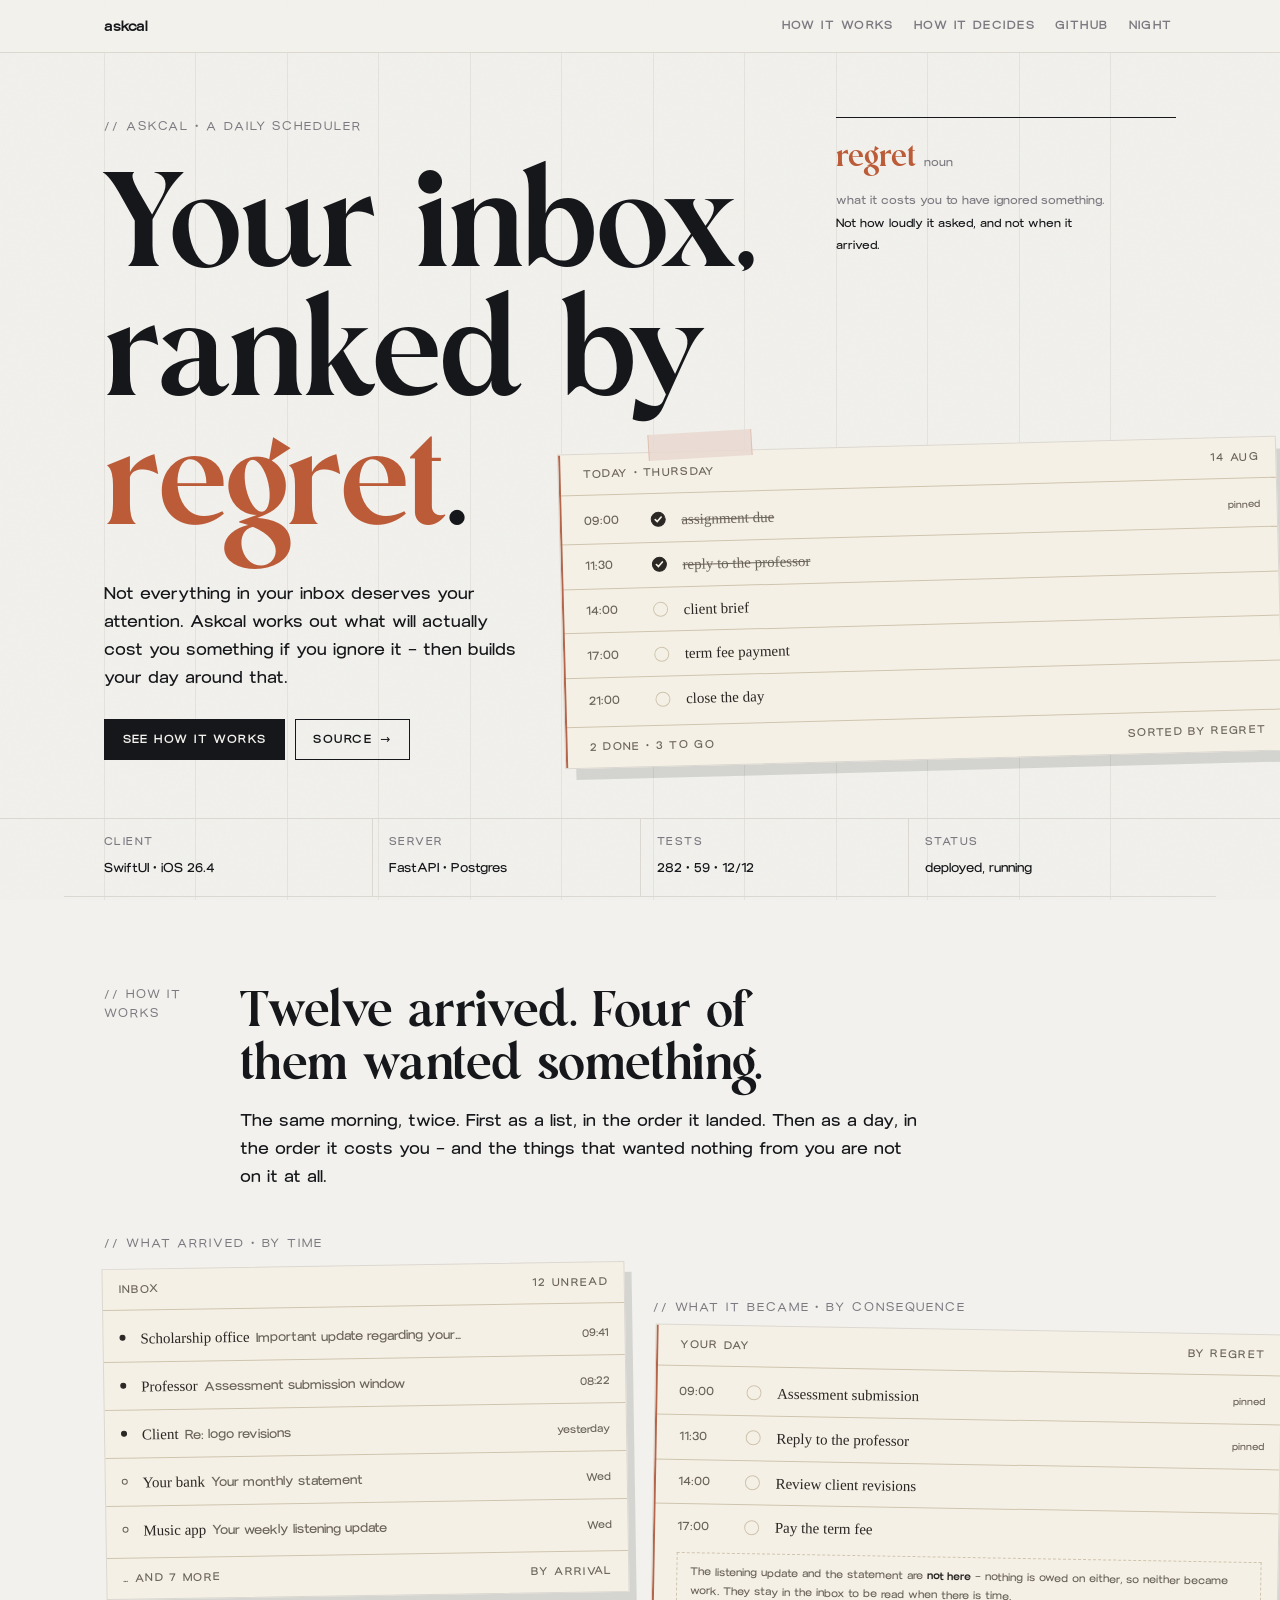
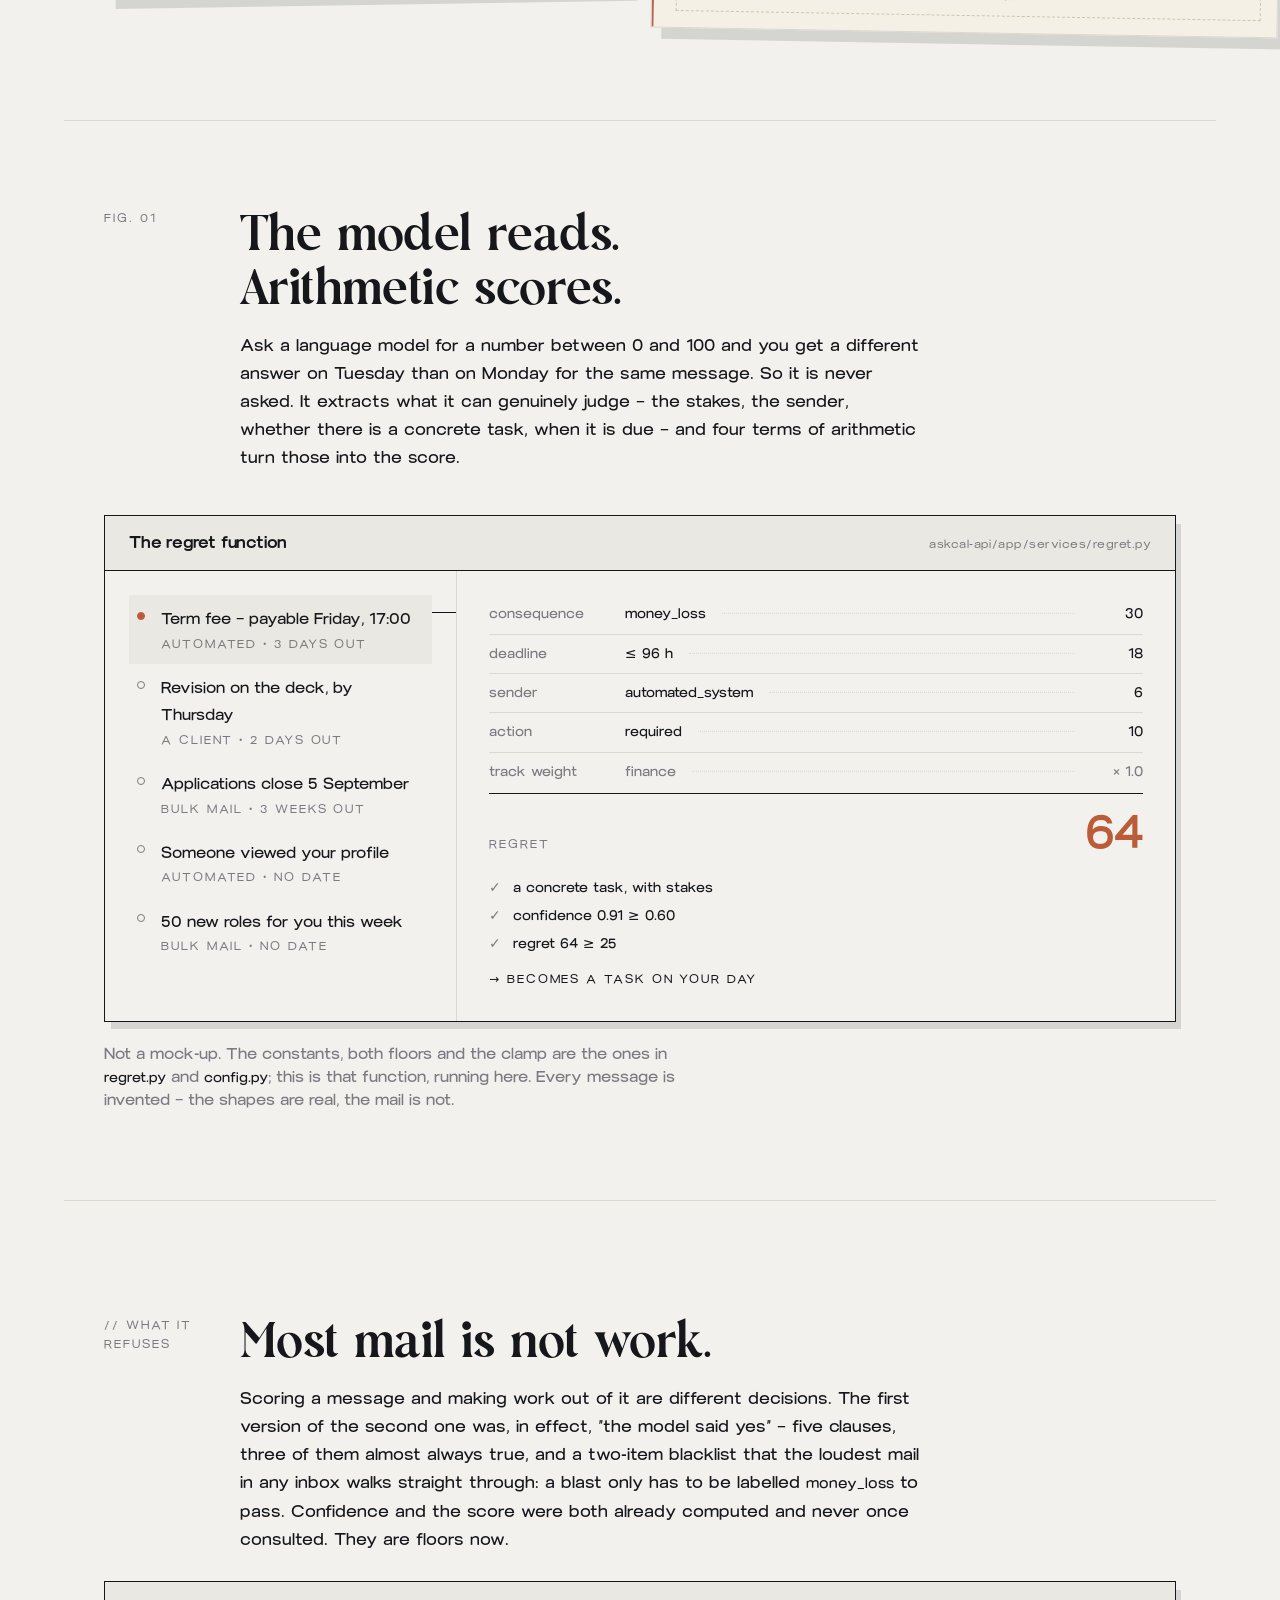
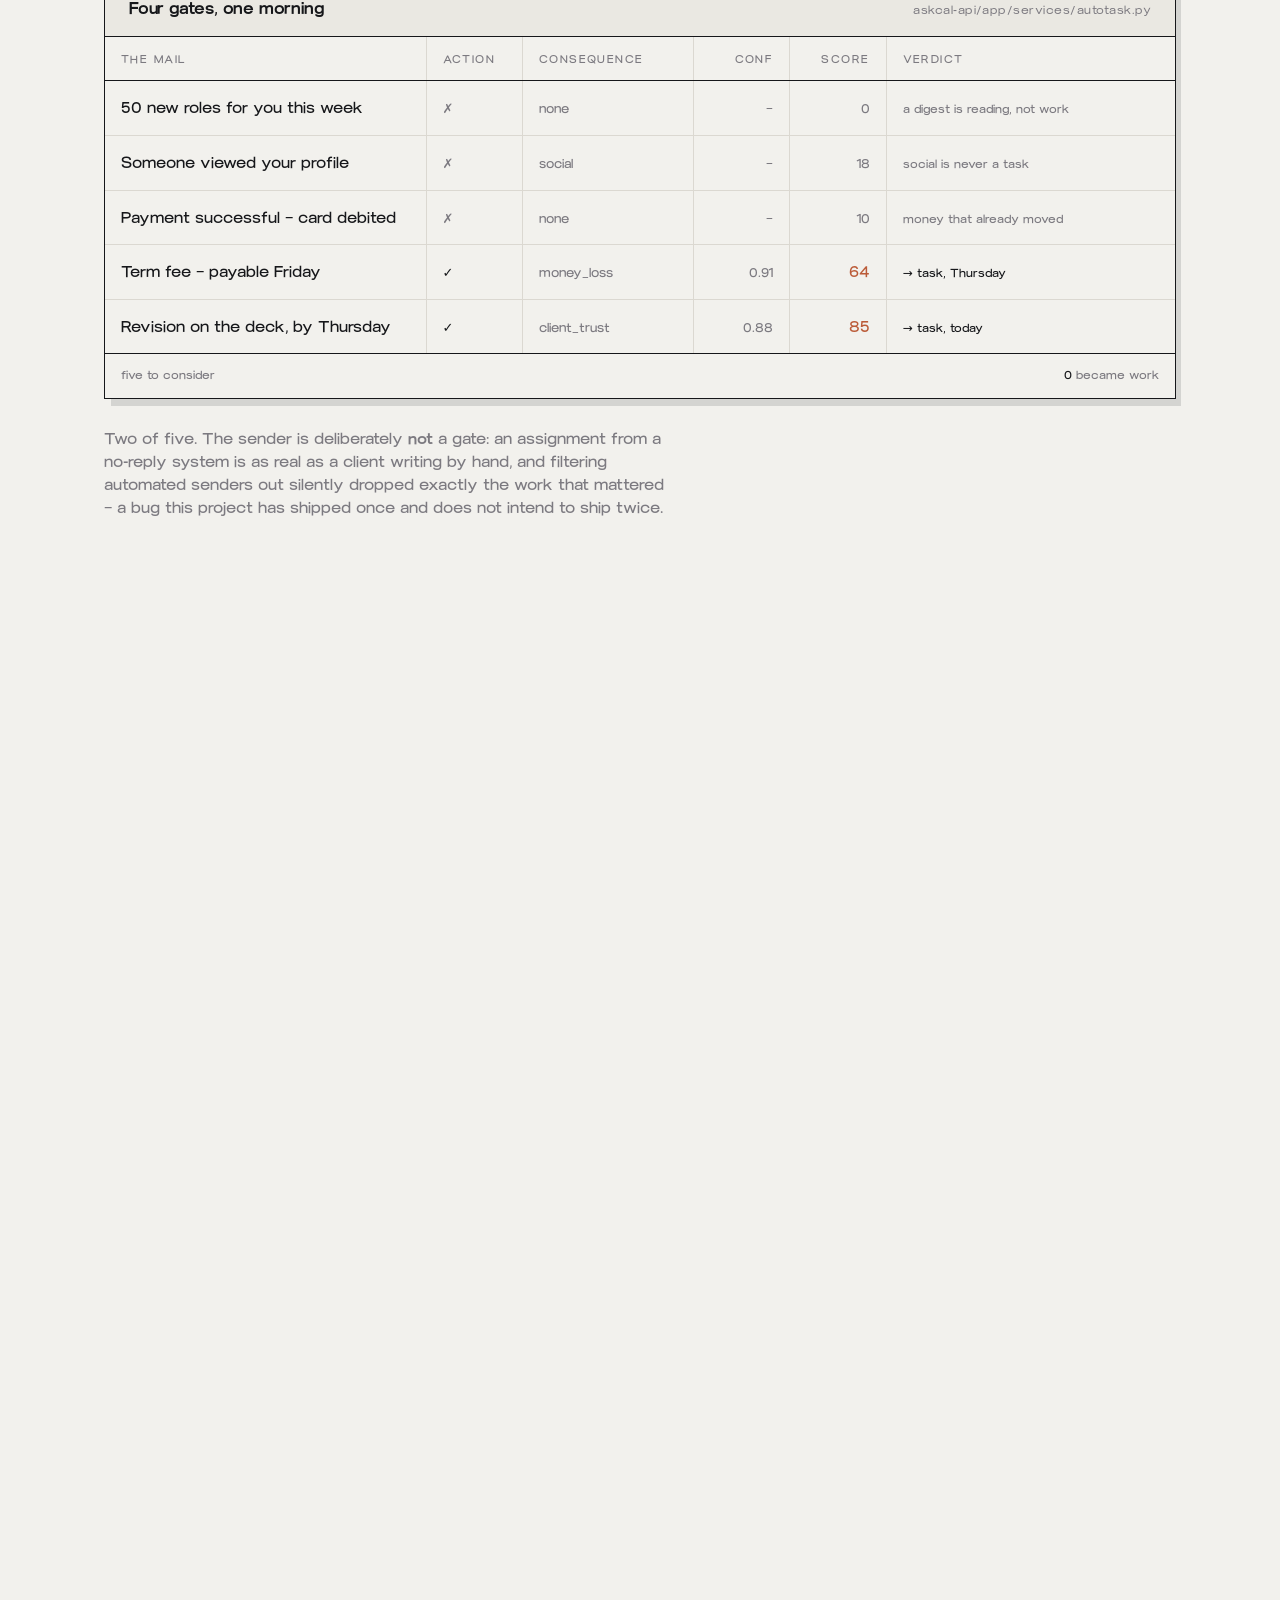
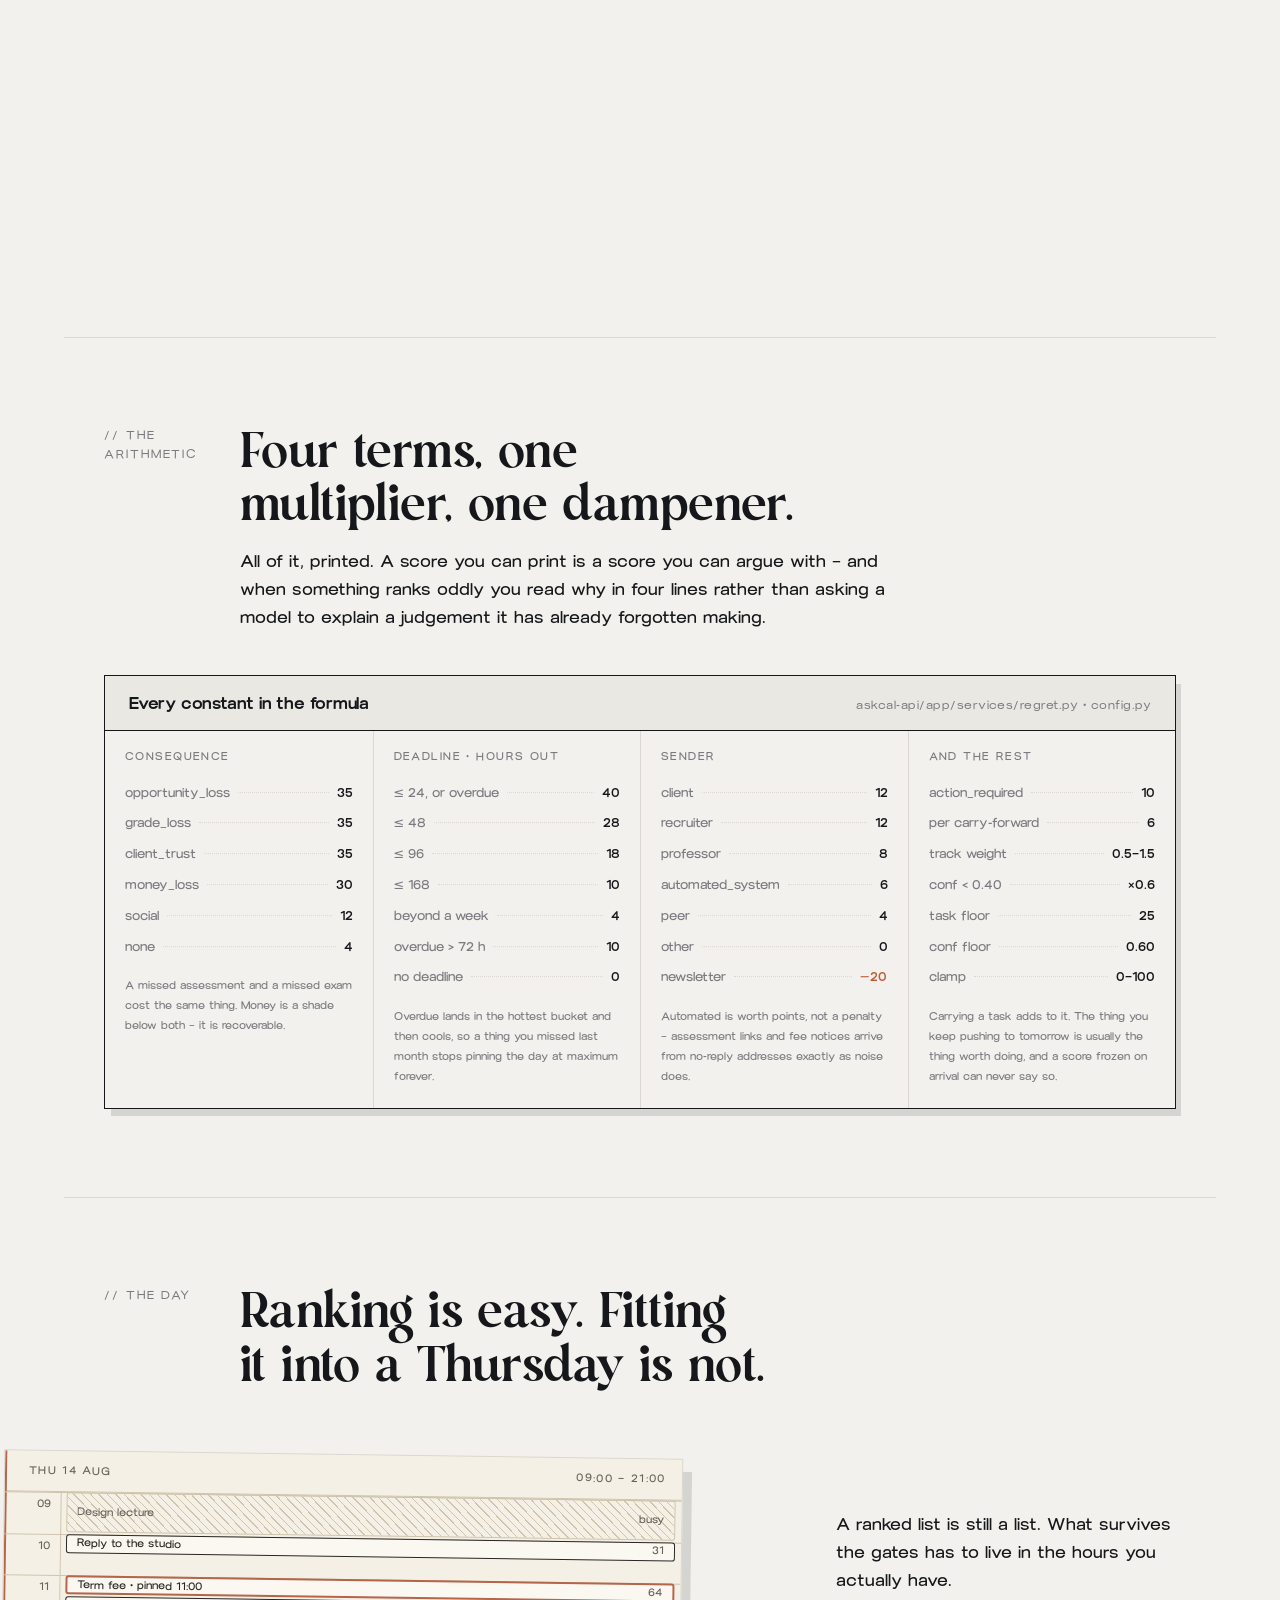
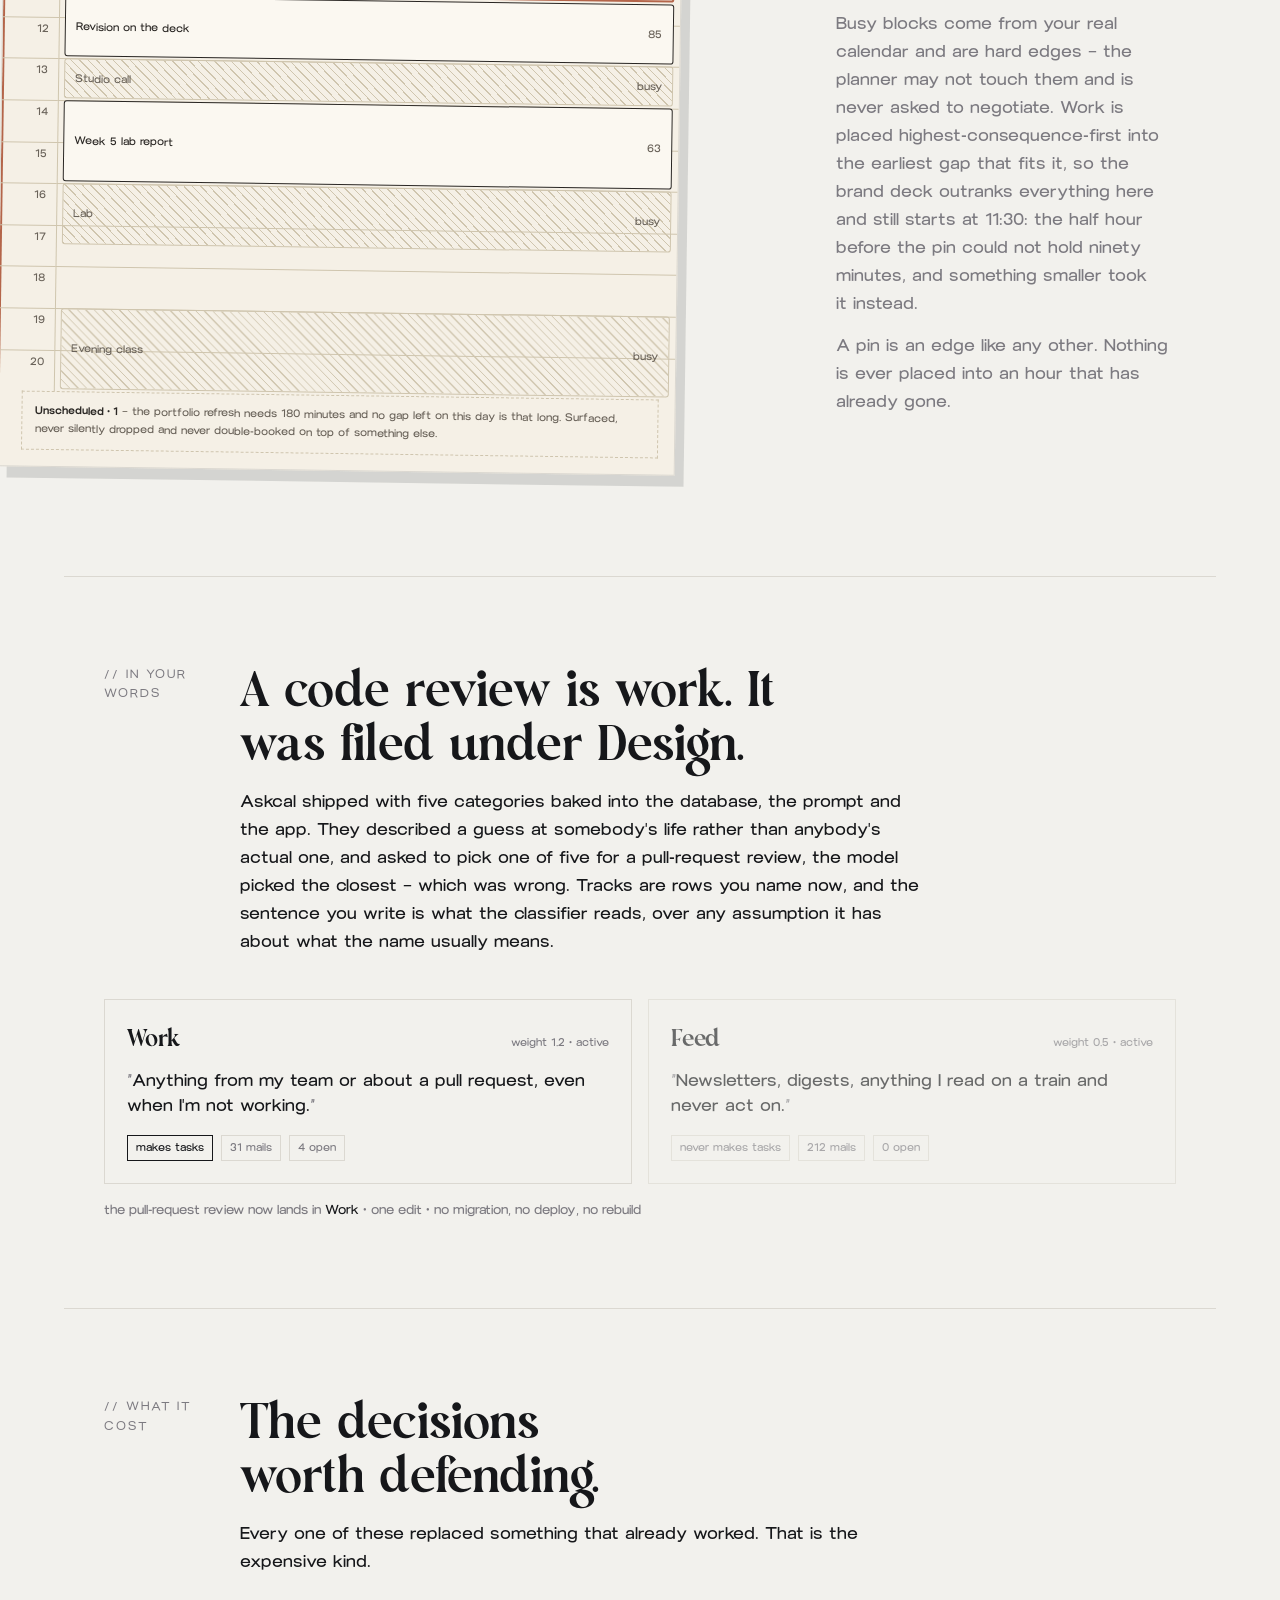
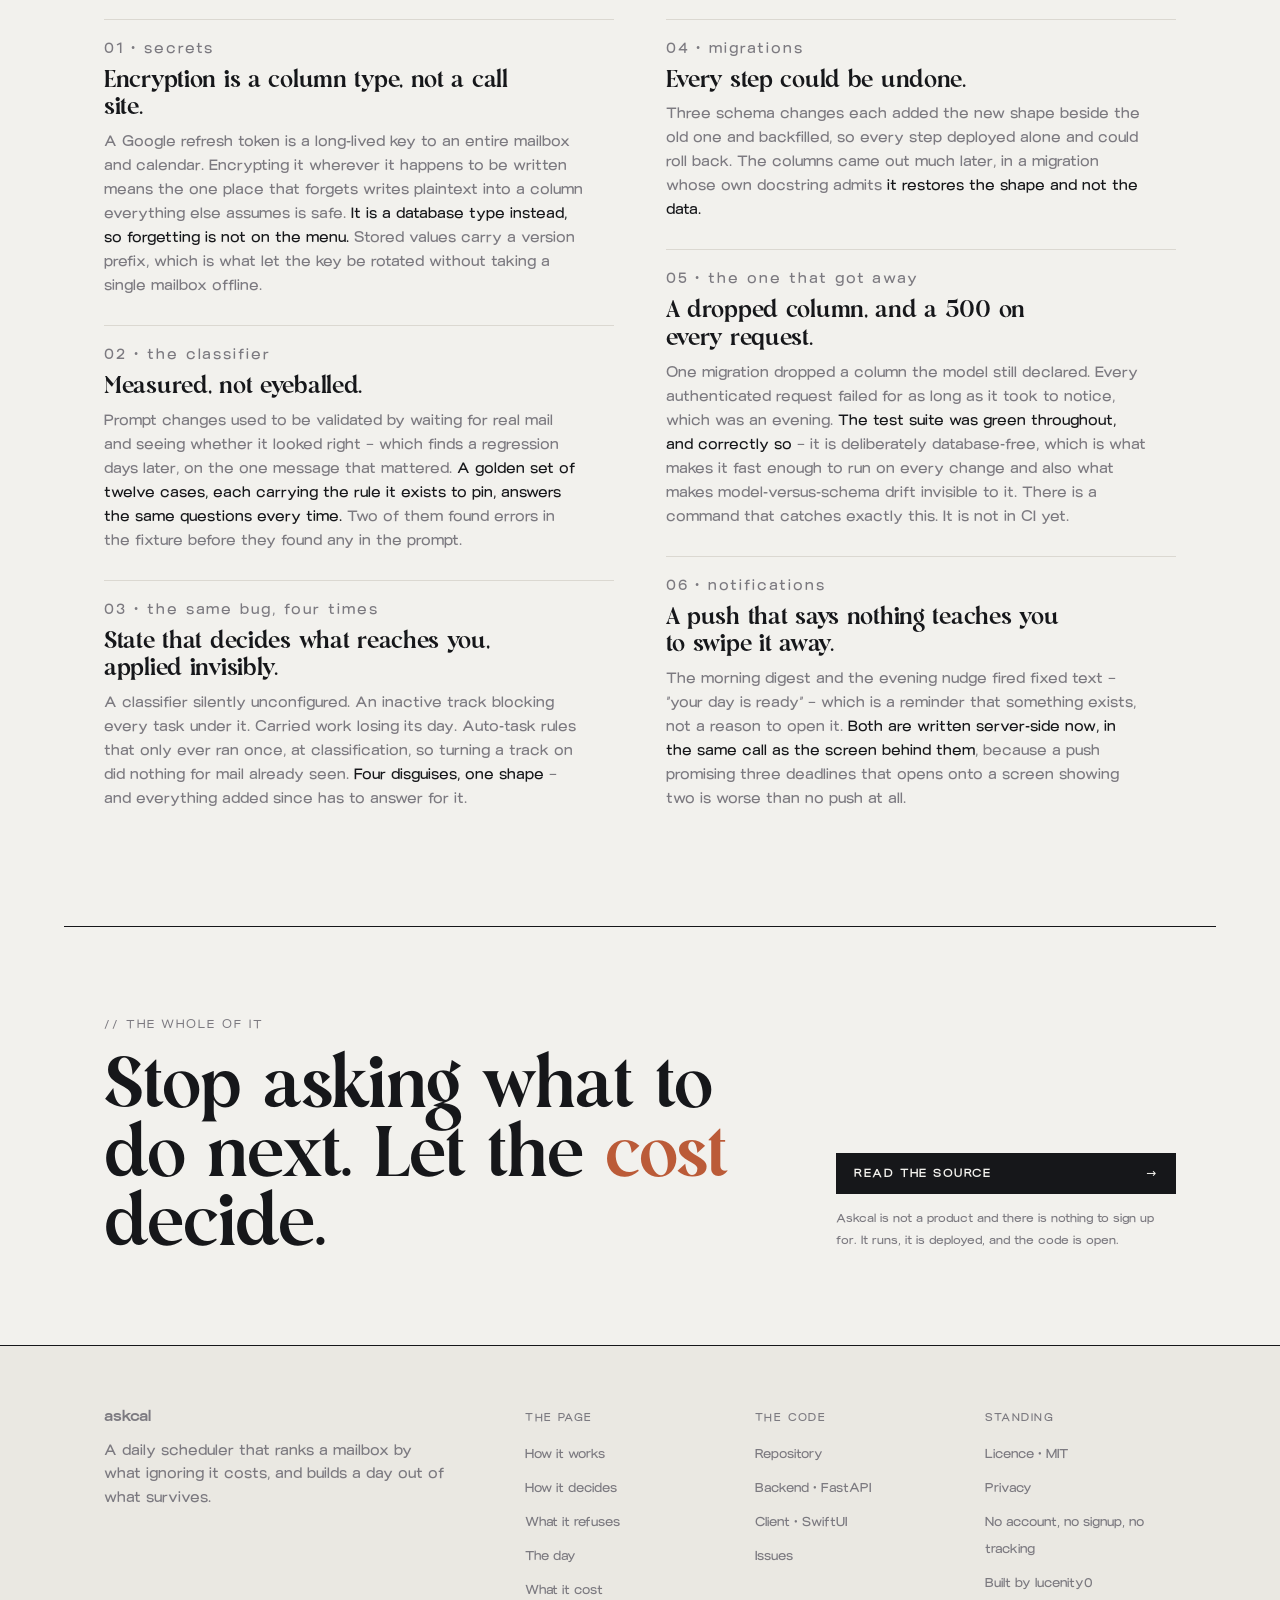
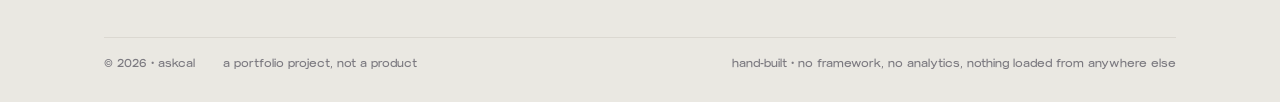
<file: docs/index.html>
<!doctype html>
<html lang="en">
<head>
<meta charset="utf-8">
<meta name="viewport" content="width=device-width, initial-scale=1">
<title>Askcal — a scheduler that ranks mail by consequence</title>
<meta name="description" content="Askcal reads your mail, scores each message by what ignoring it costs rather than when it arrived, and builds a day around what is left.">
<link rel="icon" href="data:image/svg+xml,<svg xmlns='http://www.w3.org/2000/svg' viewBox='0 0 16 16'><rect width='16' height='16' fill='%23F2F1ED'/><rect x='3' y='3' width='10' height='1.5' fill='%2316171A'/><rect x='3' y='7' width='10' height='1.5' fill='%2316171A'/><rect x='3' y='11' width='6' height='1.5' fill='%23BB5B38'/></svg>">

<link rel="stylesheet" href="askcal.css">

<script>
  /* Marks the page as able to run its controls. Everything that only works
     with scripts is hidden or defused behind this class, so with them
     blocked the page offers nothing it cannot do. */
  document.documentElement.className += " js";

  /* Resolved before first paint: a stored Night arriving after it is a white
     flash in a dark room. */
  try {
    var t = localStorage.getItem("askcal-theme");
    if (t === "day" || t === "night") document.documentElement.dataset.theme = t;
  } catch (e) { /* private mode — fall through to the system preference */ }
</script>
</head>

<body>
<a class="skip" href="#main">Skip to content</a>

<!-- The grid, drawn. Every rule on the page sits on one of these, which is
     what stops the lines disagreeing with each other. -->
<div class="rules" aria-hidden="true">
  <div class="rules-in">
    <span></span><span></span><span></span><span></span><span></span><span></span>
    <span></span><span></span><span></span><span></span><span></span><span></span>
  </div>
</div>

<nav class="nav">
  <div class="nav-in">
    <a class="nav-mark" href="./">askcal</a>
    <!-- Grouped, so one auto margin decides the whole bar. Left as loose
         children, the flex gaps and the mark's auto margin fought and the
         links scattered across the width. -->
    <div class="nav-links">
      <a class="nav-a nav-opt" href="#turn">How it works</a>
      <a class="nav-a nav-opt" href="#fig-01">How it decides</a>
      <a class="nav-a" href="https://github.com/lucenity0/askcal">GitHub</a>
      <button class="nav-b" id="theme-b" type="button" aria-pressed="false">Night</button>
    </div>
  </div>
</nav>

<main id="main">

  <!-- =================================================================== -->
  <!-- HERO                                                                -->
  <!-- =================================================================== -->
  <header class="hero">
    <div class="pg">
      <div class="hero-grid">
        <div class="hero-type">
          <p class="t-label hero-kicker">// askcal • a daily scheduler</p>

          <h1 class="t-display"><span class="ln">Your inbox,</span>
            <span class="ln">ranked by <span class="accent">regret</span>.</span></h1>

          <p class="prose hero-lede">Not everything in your inbox deserves your
            attention. Askcal works out what will actually cost you something if
            you ignore it — then builds your day around that.</p>

          <div class="cta">
            <a class="btn solid" href="#turn">See how it works</a>
            <a class="btn" href="https://github.com/lucenity0/askcal">Source
              <span aria-hidden="true">→</span></a>
          </div>
        </div>

        <div class="hero-note">
          <p><span class="def-w">regret</span><span class="def-p">noun</span></p>
          <p class="def-b">what it costs you to have ignored something.
            <b>Not how loudly it asked, and not when it arrived.</b></p>
        </div>

        <!-- Placed into the void the headline's stepped lines leave, and
             bottom-aligned to the row the buttons sit on. Everything inside
             a plate is the app's own palette; the page around it stays
             neutral. Invented entries — the shapes are real, the day is not. -->
        <figure class="hero-art">
          <span class="tape" aria-hidden="true"></span>
          <div class="plate" role="img"
               aria-label="A day in Askcal: five entries between 09:00 and 21:00, two of them ticked off, one pinned to a fixed time.">
            <div class="plate-hd">
              <span>Today • Thursday</span>
              <span class="right">14 Aug</span>
            </div>
            <div class="plate-rows">
              <div class="prow done live" role="button" tabindex="0" aria-pressed="true">
                <span class="prow-t">09:00</span>
                <span class="pmark"><svg viewBox="0 0 12 12" stroke-linecap="round"><path d="M2 6.2 4.6 9 10 3"/></svg></span>
                <span class="prow-s">assignment due</span>
                <span class="prow-pin">pinned</span>
              </div>
              <div class="prow done live" role="button" tabindex="0" aria-pressed="true">
                <span class="prow-t">11:30</span>
                <span class="pmark"><svg viewBox="0 0 12 12" stroke-linecap="round"><path d="M2 6.2 4.6 9 10 3"/></svg></span>
                <span class="prow-s">reply to the professor</span>
                <span></span>
              </div>
              <div class="prow live" role="button" tabindex="0" aria-pressed="false">
                <span class="prow-t">14:00</span>
                <span class="pmark"><svg viewBox="0 0 12 12" stroke-linecap="round"><path d="M2 6.2 4.6 9 10 3"/></svg></span>
                <span class="prow-s">client brief</span>
                <span></span>
              </div>
              <div class="prow live" role="button" tabindex="0" aria-pressed="false">
                <span class="prow-t">17:00</span>
                <span class="pmark"><svg viewBox="0 0 12 12" stroke-linecap="round"><path d="M2 6.2 4.6 9 10 3"/></svg></span>
                <span class="prow-s">term fee payment</span>
                <span></span>
              </div>
              <div class="prow live" role="button" tabindex="0" aria-pressed="false">
                <span class="prow-t">21:00</span>
                <span class="pmark"><svg viewBox="0 0 12 12" stroke-linecap="round"><path d="M2 6.2 4.6 9 10 3"/></svg></span>
                <span class="prow-s">close the day</span>
                <span></span>
              </div>
            </div>
            <div class="plate-ft">
              <span data-tally>2 done • 3 to go</span>
              <span class="right">sorted by regret</span>
            </div>
          </div>
        </figure>
      </div>
    </div>

    <div class="hero-foot">
      <div class="pg foot-strip">
        <div><span>client</span><b>SwiftUI • iOS 26.4</b></div>
        <div><span>server</span><b>FastAPI • Postgres</b></div>
        <div><span>tests</span><b>282 • 59 • 12/12</b></div>
        <div><span>status</span><b>deployed, running</b></div>
      </div>
    </div>
  </header>

  <!-- =================================================================== -->
  <!-- THE TURN — what arrives, and what it becomes                        -->
  <!-- =================================================================== -->
  <section class="pg sec ruled" id="turn">
    <div class="sec-hd">
      <p class="t-label">// how it works</p>
      <div>
        <h2 class="t-section">Twelve arrived. Four of them wanted
          something.</h2>
        <p class="prose" style="margin-top:.9rem">The same morning, twice.
          First as a list, in the order it landed. Then as a day, in the order
          it costs you — and the things that wanted nothing from you are not on
          it at all.</p>
      </div>
    </div>

    <div class="turn">
      <div class="turn-a">
      <p class="t-label turn-cap">// what arrived • by time</p>
      <div class="plate inbox" role="img"
           aria-label="An inbox of five messages in arrival order: a scholarship office notice, a professor, a client, a bank statement and a music service.">
        <div class="plate-hd"><span>Inbox</span><span class="right">12 unread</span></div>
        <div class="plate-rows">
          <div class="mrow unread">
            <span class="mrow-dot"></span>
            <span class="mrow-b"><span class="mrow-f">Scholarship office</span>
              <span class="mrow-s">Important update regarding your…</span></span>
            <span class="mrow-t">09:41</span>
          </div>
          <div class="mrow unread">
            <span class="mrow-dot"></span>
            <span class="mrow-b"><span class="mrow-f">Professor</span>
              <span class="mrow-s">Assessment submission window</span></span>
            <span class="mrow-t">08:22</span>
          </div>
          <div class="mrow unread">
            <span class="mrow-dot"></span>
            <span class="mrow-b"><span class="mrow-f">Client</span>
              <span class="mrow-s">Re: logo revisions</span></span>
            <span class="mrow-t">yesterday</span>
          </div>
          <div class="mrow">
            <span class="mrow-dot"></span>
            <span class="mrow-b"><span class="mrow-f">Your bank</span>
              <span class="mrow-s">Your monthly statement</span></span>
            <span class="mrow-t">Wed</span>
          </div>
          <div class="mrow">
            <span class="mrow-dot"></span>
            <span class="mrow-b"><span class="mrow-f">Music app</span>
              <span class="mrow-s">Your weekly listening update</span></span>
            <span class="mrow-t">Wed</span>
          </div>
        </div>
        <div class="plate-ft"><span>… and 7 more</span><span class="right">by arrival</span></div>
      </div>
      </div>

      <div class="turn-b">
        <p class="t-label turn-cap">// what it became • by consequence</p>
        <div class="plate" role="img"
             aria-label="The same morning as a day: four entries, two of them pinned to fixed times.">
          <div class="plate-hd"><span>Your day</span><span class="right">by regret</span></div>
          <div class="plate-rows">
            <div class="prow">
              <span class="prow-t">09:00</span>
              <span class="pmark"><svg viewBox="0 0 12 12" stroke-linecap="round"><path d="M2 6.2 4.6 9 10 3"/></svg></span>
              <span class="prow-s">Assessment submission</span>
              <span class="prow-pin">pinned</span>
            </div>
            <div class="prow">
              <span class="prow-t">11:30</span>
              <span class="pmark"><svg viewBox="0 0 12 12" stroke-linecap="round"><path d="M2 6.2 4.6 9 10 3"/></svg></span>
              <span class="prow-s">Reply to the professor</span>
              <span class="prow-pin">pinned</span>
            </div>
            <div class="prow">
              <span class="prow-t">14:00</span>
              <span class="pmark"><svg viewBox="0 0 12 12" stroke-linecap="round"><path d="M2 6.2 4.6 9 10 3"/></svg></span>
              <span class="prow-s">Review client revisions</span>
              <span></span>
            </div>
            <div class="prow">
              <span class="prow-t">17:00</span>
              <span class="pmark"><svg viewBox="0 0 12 12" stroke-linecap="round"><path d="M2 6.2 4.6 9 10 3"/></svg></span>
              <span class="prow-s">Pay the term fee</span>
              <span></span>
            </div>
          </div>
          <p class="dropped">The listening update and the statement are
            <b>not here</b> — nothing is owed on either, so neither became work.
            They stay in the inbox to be read when there is time.</p>
        </div>
      </div>
    </div>
  </section>

  <!-- =================================================================== -->
  <!-- FIG. 01 — the signature                                             -->
  <!-- =================================================================== -->
  <section class="pg sec ruled" id="fig-01">
    <div class="sec-hd">
      <p class="t-label">Fig. 01</p>
      <div>
        <h2 class="t-section">The model reads. Arithmetic scores.</h2>
        <p class="prose" style="margin-top:.9rem">Ask a language model for a
          number between 0 and 100 and you get a different answer on Tuesday
          than on Monday for the same message. So it is never asked. It
          extracts what it can genuinely judge — the stakes, the sender,
          whether there is a concrete task, when it is due — and four terms of
          arithmetic turn those into the score.</p>
      </div>
    </div>

    <div class="fig-panel">
    <div class="fig-hd">
      <span class="fig-t">The regret function</span>
      <span class="fig-src">askcal-api/app/services/regret.py</span>
    </div>

    <div class="fig" data-fig>
      <div class="fig-pick" role="radiogroup" aria-label="Pick a message to score">
        <button class="fig-opt" type="button" role="radio" aria-checked="true" data-i="0">
          <span class="fig-opt-m"></span>
          <span><span class="t-body">Term fee — payable Friday, 17:00</span>
            <span class="t-label fig-opt-f">automated • 3 days out</span></span>
        </button>
        <button class="fig-opt" type="button" role="radio" aria-checked="false" data-i="1">
          <span class="fig-opt-m"></span>
          <span><span class="t-body">Revision on the deck, by Thursday</span>
            <span class="t-label fig-opt-f">a client • 2 days out</span></span>
        </button>
        <button class="fig-opt" type="button" role="radio" aria-checked="false" data-i="2">
          <span class="fig-opt-m"></span>
          <span><span class="t-body">Applications close 5 September</span>
            <span class="t-label fig-opt-f">bulk mail • 3 weeks out</span></span>
        </button>
        <button class="fig-opt" type="button" role="radio" aria-checked="false" data-i="3">
          <span class="fig-opt-m"></span>
          <span><span class="t-body">Someone viewed your profile</span>
            <span class="t-label fig-opt-f">automated • no date</span></span>
        </button>
        <button class="fig-opt" type="button" role="radio" aria-checked="false" data-i="4">
          <span class="fig-opt-m"></span>
          <span><span class="t-body">50 new roles for you this week</span>
            <span class="t-label fig-opt-f">bulk mail • no date</span></span>
        </button>
      </div>

      <div class="fig-out">
        <div class="row t-data"><span class="k">consequence</span><span class="v" data-v="c">money_loss</span><span class="lead"></span><span class="n" data-n="c">30</span></div>
        <div class="row t-data"><span class="k">deadline</span><span class="v" data-v="d">≤ 96 h</span><span class="lead"></span><span class="n" data-n="d">18</span></div>
        <div class="row t-data"><span class="k">sender</span><span class="v" data-v="s">automated_system</span><span class="lead"></span><span class="n" data-n="s">6</span></div>
        <div class="row t-data"><span class="k">action</span><span class="v" data-v="a">required</span><span class="lead"></span><span class="n" data-n="a">10</span></div>
        <div class="row mul t-data"><span class="k">track weight</span><span class="v" data-v="w">finance</span><span class="lead"></span><span class="n" data-n="w">× 1.0</span></div>

        <div class="total">
          <span class="t-label">Regret</span>
          <span></span>
          <span class="n" data-total>64</span>
        </div>

        <!-- In the order autotask.py applies them: is there a real task at
             all, was the model confident, did the stakes score. -->
        <div class="fig-gates t-data">
          <div class="fig-g" data-g="act"><span class="m">✓</span><span data-gt="act">a concrete task, with stakes</span></div>
          <div class="fig-g" data-g="conf"><span class="m">✓</span><span data-gt="conf">confidence 0.91 ≥ 0.60</span></div>
          <div class="fig-g" data-g="score"><span class="m">✓</span><span data-gt="score">regret 64 ≥ 25</span></div>
        </div>
        <p class="verdict t-label" data-verdict>→ becomes a task on your day</p>
      </div>
    </div>
    </div>

    <p class="fig-note t-body">Not a mock-up. The constants, both floors and the
      clamp are the ones in <code class="inline-code">regret.py</code> and
      <code class="inline-code">config.py</code>; this is that function, running
      here. Every message is invented — the shapes are real, the mail is not.</p>
  </section>


  <!-- =================================================================== -->
  <!-- THE GATES                                                           -->
  <!-- =================================================================== -->
  <section class="pg sec ruled" id="gates">
    <div class="gates-track" data-gates>
    <div class="gates-stick">
    <div class="sec-hd">
      <p class="t-label">// what it refuses</p>
      <div>
        <h2 class="t-section">Most mail is not work.</h2>
        <p class="prose" style="margin-top:.9rem">Scoring a message and making
          work out of it are different decisions. The first version of the second
          one was, in effect, “the model said yes” — five clauses, three of them
          almost always true, and a two-item blacklist that the loudest mail in
          any inbox walks straight through: a blast only has to be labelled
          <code class="inline-code">money_loss</code> to pass. Confidence and the
          score were both already computed and never once consulted. They are
          floors now.</p>
      </div>
    </div>

    <div class="fig-panel">
      <div class="fig-hd">
        <span class="fig-t">Four gates, one morning</span>
        <span class="fig-src">askcal-api/app/services/autotask.py</span>
      </div>
      <div class="gates-scroll">
        <table class="gates">
          <colgroup>
            <col class="c-mail"><col class="c-act"><col class="c-csq">
            <col class="c-cnf"><col class="c-scr"><col class="c-vrd">
          </colgroup>
          <thead>
            <tr>
              <th scope="col">the mail</th>
              <th scope="col">action</th>
              <th scope="col">consequence</th>
              <th scope="col" class="n">conf</th>
              <th scope="col" class="n">score</th>
              <th scope="col">verdict</th>
            </tr>
          </thead>
          <tbody>
            <tr class="out"><td class="mail">50 new roles for you this week</td><td class="f"><span class="n-mark">✗</span></td><td class="f">none</td><td class="n">—</td><td class="n">0</td><td class="why">a digest is reading, not work</td></tr>
            <tr class="out"><td class="mail">Someone viewed your profile</td><td class="f"><span class="n-mark">✗</span></td><td class="f">social</td><td class="n">—</td><td class="n">18</td><td class="why">social is never a task</td></tr>
            <tr class="out"><td class="mail">Payment successful — card debited</td><td class="f"><span class="n-mark">✗</span></td><td class="f">none</td><td class="n">—</td><td class="n">10</td><td class="why">money that already moved</td></tr>
            <tr class="pass"><td class="mail">Term fee — payable Friday</td><td class="f"><span class="y">✓</span></td><td class="f">money_loss</td><td class="n">0.91</td><td class="n score">64</td><td class="why">→ task, Thursday</td></tr>
            <tr class="pass"><td class="mail">Revision on the deck, by Thursday</td><td class="f"><span class="y">✓</span></td><td class="f">client_trust</td><td class="n">0.88</td><td class="n score">85</td><td class="why">→ task, today</td></tr>
          </tbody>
        </table>
      </div>
      <div class="gates-count">
        <span data-gates-left>five to consider</span>
        <span><b data-gates-made>0</b> became work</span>
      </div>
    </div>

    <p class="fig-note t-body">Two of five. The sender is deliberately
      <b>not</b> a gate: an assignment from a no-reply system is as real as a
      client writing by hand, and filtering automated senders out silently
      dropped exactly the work that mattered — a bug this project has shipped
      once and does not intend to ship twice.</p>
    </div>
    </div>
  </section>

  <!-- =================================================================== -->
  <!-- THE CONSTANTS                                                       -->
  <!-- =================================================================== -->
  <section class="pg sec ruled" id="constants">
    <div class="sec-hd">
      <p class="t-label">// the arithmetic</p>
      <div>
        <h2 class="t-section">Four terms, one multiplier, one dampener.</h2>
        <p class="prose" style="margin-top:.9rem">All of it, printed. A score you
          can print is a score you can argue with — and when something ranks
          oddly you read why in four lines rather than asking a model to explain
          a judgement it has already forgotten making.</p>
      </div>
    </div>

    <div class="fig-panel">
      <div class="fig-hd">
        <span class="fig-t">Every constant in the formula</span>
        <span class="fig-src">askcal-api/app/services/regret.py • config.py</span>
      </div>
      <div class="consts">
        <div class="const">
          <h3>consequence</h3>
          <dl>
            <div><dt>opportunity_loss</dt><dd>35</dd></div>
            <div><dt>grade_loss</dt><dd>35</dd></div>
            <div><dt>client_trust</dt><dd>35</dd></div>
            <div><dt>money_loss</dt><dd>30</dd></div>
            <div><dt>social</dt><dd>12</dd></div>
            <div><dt>none</dt><dd>4</dd></div>
          </dl>
          <p>A missed assessment and a missed exam cost the same thing. Money is
            a shade below both — it is recoverable.</p>
        </div>

        <div class="const">
          <h3>deadline • hours out</h3>
          <dl>
            <div><dt>≤ 24, or overdue</dt><dd>40</dd></div>
            <div><dt>≤ 48</dt><dd>28</dd></div>
            <div><dt>≤ 96</dt><dd>18</dd></div>
            <div><dt>≤ 168</dt><dd>10</dd></div>
            <div><dt>beyond a week</dt><dd>4</dd></div>
            <div><dt>overdue &gt; 72 h</dt><dd>10</dd></div>
            <div><dt>no deadline</dt><dd>0</dd></div>
          </dl>
          <p>Overdue lands in the hottest bucket and then cools, so a thing you
            missed last month stops pinning the day at maximum forever.</p>
        </div>

        <div class="const">
          <h3>sender</h3>
          <dl>
            <div><dt>client</dt><dd>12</dd></div>
            <div><dt>recruiter</dt><dd>12</dd></div>
            <div><dt>professor</dt><dd>8</dd></div>
            <div><dt>automated_system</dt><dd>6</dd></div>
            <div><dt>peer</dt><dd>4</dd></div>
            <div><dt>other</dt><dd>0</dd></div>
            <div><dt>newsletter</dt><dd class="neg">−20</dd></div>
          </dl>
          <p>Automated is worth points, not a penalty — assessment links and fee
            notices arrive from no-reply addresses exactly as noise does.</p>
        </div>

        <div class="const">
          <h3>and the rest</h3>
          <dl>
            <div><dt>action_required</dt><dd>10</dd></div>
            <div><dt>per carry-forward</dt><dd>6</dd></div>
            <div><dt>track weight</dt><dd>0.5–1.5</dd></div>
            <div><dt>conf &lt; 0.40</dt><dd>×0.6</dd></div>
            <div><dt>task floor</dt><dd>25</dd></div>
            <div><dt>conf floor</dt><dd>0.60</dd></div>
            <div><dt>clamp</dt><dd>0–100</dd></div>
          </dl>
          <p>Carrying a task adds to it. The thing you keep pushing to tomorrow
            is usually the thing worth doing, and a score frozen on arrival can
            never say so.</p>
        </div>
      </div>
    </div>
  </section>

  <!-- =================================================================== -->
  <!-- THE PLANNER                                                         -->
  <!-- =================================================================== -->
  <section class="pg sec ruled" id="day">
    <div class="sec-hd">
      <p class="t-label">// the day</p>
      <div>
        <h2 class="t-section">Ranking is easy. Fitting it into a Thursday is
          not.</h2>
      </div>
    </div>

    <div class="plan-grid">
      <figure class="plan-art">
        <div class="plate" role="img"
             aria-label="A Thursday from 09:00 to 21:00. Four calendar blocks are marked busy; three tasks are placed into the gaps between them, one pinned to 11:00.">
          <div class="plate-hd"><span>Thu 14 Aug</span><span class="right">09:00 – 21:00</span></div>
          <div class="hours">
            <div class="hr-t">09</div><div class="hr-c"></div>
            <div class="hr-t">10</div><div class="hr-c"></div>
            <div class="hr-t">11</div><div class="hr-c"></div>
            <div class="hr-t">12</div><div class="hr-c"></div>
            <div class="hr-t">13</div><div class="hr-c"></div>
            <div class="hr-t">14</div><div class="hr-c"></div>
            <div class="hr-t">15</div><div class="hr-c"></div>
            <div class="hr-t">16</div><div class="hr-c"></div>
            <div class="hr-t">17</div><div class="hr-c"></div>
            <div class="hr-t">18</div><div class="hr-c"></div>
            <div class="hr-t">19</div><div class="hr-c"></div>
            <div class="hr-t">20</div><div class="hr-c"></div>

            <!-- top and height are hours from 09:00, written as the hours
                 they are. The planner works in minutes; this is the same
                 arithmetic with the unit left visible. -->
            <div class="hr-layer">
              <div class="blk busy" style="top:0;height:calc(var(--hr) - 2px)"><span class="t">Design lecture</span><span class="r">busy</span></div>
              <div class="blk busy" style="top:calc(var(--hr)*4);height:calc(var(--hr) - 2px)"><span class="t">Studio call</span><span class="r">busy</span></div>
              <div class="blk busy" style="top:calc(var(--hr)*7);height:calc(var(--hr)*1.5 - 2px)"><span class="t">Lab</span><span class="r">busy</span></div>
              <div class="blk busy" style="top:calc(var(--hr)*10);height:calc(var(--hr)*2 - 2px)"><span class="t">Evening class</span><span class="r">busy</span></div>

              <div class="blk task" style="top:calc(var(--hr)*1);height:calc(var(--hr)*.5 - 2px)"><span class="t">Reply to the studio</span><span class="r">31</span></div>
              <div class="blk task pin" style="top:calc(var(--hr)*2);height:calc(var(--hr)*.5 - 2px)"><span class="t">Term fee • pinned 11:00</span><span class="r">64</span></div>
              <div class="blk task" style="top:calc(var(--hr)*2.5);height:calc(var(--hr)*1.5 - 2px)"><span class="t">Revision on the deck</span><span class="r">85</span></div>
              <div class="blk task" style="top:calc(var(--hr)*5);height:calc(var(--hr)*2 - 2px)"><span class="t">Week 5 lab report</span><span class="r">63</span></div>
            </div>
          </div>
          <p class="dropped"><b>Unscheduled • 1</b> — the portfolio refresh needs
            180 minutes and no gap left on this day is that long. Surfaced, never
            silently dropped and never double-booked on top of something else.</p>
        </div>
      </figure>

      <div class="plan-copy">
        <p class="prose">A ranked list is still a list. What survives the gates
          has to live in the hours you actually have.</p>
        <p class="prose dim">Busy blocks come from your real calendar and are
          hard edges — the planner may not touch them and is never asked to
          negotiate. Work is placed highest-consequence-first into the earliest
          gap that fits it, so the brand deck outranks everything here and still
          starts at 11:30: the half hour before the pin could not hold ninety minutes,
          and something smaller took it instead.</p>
        <p class="prose dim">A pin is an edge like any other. Nothing is ever
          placed into an hour that has already gone.</p>
      </div>
    </div>
  </section>

  <!-- =================================================================== -->
  <!-- TRACKS                                                              -->
  <!-- =================================================================== -->
  <section class="pg sec ruled" id="tracks">
    <div class="sec-hd">
      <p class="t-label">// in your words</p>
      <div>
        <h2 class="t-section">A code review is work. It was filed under
          Design.</h2>
        <p class="prose" style="margin-top:.9rem">Askcal shipped with five
          categories baked into the database, the prompt and the app. They
          described a guess at somebody's life rather than anybody's actual one,
          and asked to pick one of five for a pull-request review, the model
          picked the closest — which was wrong. Tracks are rows you name now, and
          the sentence you write is what the classifier reads, over any
          assumption it has about what the name usually means.</p>
      </div>
    </div>

    <div class="tracks">
      <div class="trk">
        <div class="trk-h"><b>Work</b><span class="w">weight 1.2 • active</span></div>
        <p class="trk-d">Anything from my team or about a pull request, even when I'm not working.</p>
        <div class="trk-m"><span class="chip on">makes tasks</span><span class="chip">31 mails</span><span class="chip">4 open</span></div>
      </div>
      <div class="trk off">
        <div class="trk-h"><b>Feed</b><span class="w">weight 0.5 • active</span></div>
        <p class="trk-d">Newsletters, digests, anything I read on a train and never act on.</p>
        <div class="trk-m"><span class="chip">never makes tasks</span><span class="chip">212 mails</span><span class="chip">0 open</span></div>
      </div>
    </div>

    <p class="lands">the pull-request review now lands in <b>Work</b> • one edit
      • no migration, no deploy, no rebuild</p>
  </section>

  <!-- =================================================================== -->
  <!-- WHAT IT COST                                                        -->
  <!-- =================================================================== -->
  <section class="pg sec ruled" id="cost">
    <div class="sec-hd">
      <p class="t-label">// what it cost</p>
      <div>
        <h2 class="t-section">The decisions worth defending.</h2>
        <p class="prose" style="margin-top:.9rem">Every one of these replaced
          something that already worked. That is the expensive kind.</p>
      </div>
    </div>

    <div class="notes">
      <div class="note">
        <p class="note-n">01 • secrets</p>
        <h3>Encryption is a column type, not a call site.</h3>
        <p>A Google refresh token is a long-lived key to an entire mailbox and
          calendar. Encrypting it wherever it happens to be written means the one
          place that forgets writes plaintext into a column everything else
          assumes is safe. <b>It is a database type instead, so forgetting is not
          on the menu.</b> Stored values carry a version prefix, which is what let
          the key be rotated without taking a single mailbox offline.</p>
      </div>

      <div class="note">
        <p class="note-n">02 • the classifier</p>
        <h3>Measured, not eyeballed.</h3>
        <p>Prompt changes used to be validated by waiting for real mail and seeing
          whether it looked right — which finds a regression days later, on the
          one message that mattered. <b>A golden set of twelve cases, each
          carrying the rule it exists to pin, answers the same questions every
          time.</b> Two of them found errors in the fixture before they found any
          in the prompt.</p>
      </div>

      <div class="note">
        <p class="note-n">03 • the same bug, four times</p>
        <h3>State that decides what reaches you, applied invisibly.</h3>
        <p>A classifier silently unconfigured. An inactive track blocking every
          task under it. Carried work losing its day. Auto-task rules that only
          ever ran once, at classification, so turning a track on did nothing for
          mail already seen. <b>Four disguises, one shape</b> — and everything
          added since has to answer for it.</p>
      </div>

      <div class="note">
        <p class="note-n">04 • migrations</p>
        <h3>Every step could be undone.</h3>
        <p>Three schema changes each added the new shape beside the old one and
          backfilled, so every step deployed alone and could roll back. The
          columns came out much later, in a migration whose own docstring admits
          <b>it restores the shape and not the data.</b></p>
      </div>

      <div class="note">
        <p class="note-n">05 • the one that got away</p>
        <h3>A dropped column, and a 500 on every request.</h3>
        <p>One migration dropped a column the model still declared. Every
          authenticated request failed for as long as it took to notice, which was
          an evening. <b>The test suite was green throughout, and correctly so</b>
          — it is deliberately database-free, which is what makes it fast enough
          to run on every change and also what makes model-versus-schema drift
          invisible to it. There is a command that catches exactly this. It is not
          in CI yet.</p>
      </div>

      <div class="note">
        <p class="note-n">06 • notifications</p>
        <h3>A push that says nothing teaches you to swipe it away.</h3>
        <p>The morning digest and the evening nudge fired fixed text — “your day
          is ready” — which is a reminder that something exists, not a reason to
          open it. <b>Both are written server-side now, in the same call as the
          screen behind them</b>, because a push promising three deadlines that
          opens onto a screen showing two is worse than no push at all.</p>
      </div>
    </div>
  </section>

  <!-- =================================================================== -->
  <!-- CLOSE                                                               -->
  <!-- =================================================================== -->
  <section class="pg sec close">
    <div class="close-in">
      <div class="close-t">
        <p class="t-label" style="margin-bottom:1rem">// the whole of it</p>
        <h2 class="t-display" style="font-size:clamp(2.25rem,6vw,4.5rem);max-width:18ch">
          Stop asking what to do next. Let the <span class="accent">cost</span>
          decide.</h2>
      </div>
      <div class="close-a">
        <a class="btn solid" href="https://github.com/lucenity0/askcal">
          Read the source <span aria-hidden="true">→</span></a>
        <p class="close-note">Askcal is not a product and there is nothing to
          sign up for. It runs, it is deployed, and the code is open.</p>
      </div>
    </div>
  </section>
</main>

<footer class="foot">
  <div class="pg">
    <div class="foot-grid">
      <div class="foot-brand">
        <p class="m">askcal</p>
        <p>A daily scheduler that ranks a mailbox by what ignoring it costs,
          and builds a day out of what survives.</p>
      </div>

      <div class="foot-col">
        <h4>The page</h4>
        <ul>
          <li><a href="#turn">How it works</a></li>
          <li><a href="#fig-01">How it decides</a></li>
          <li><a href="#gates">What it refuses</a></li>
          <li><a href="#day">The day</a></li>
          <li><a href="#cost">What it cost</a></li>
        </ul>
      </div>

      <div class="foot-col">
        <h4>The code</h4>
        <ul>
          <li><a href="https://github.com/lucenity0/askcal">Repository</a></li>
          <li><a href="https://github.com/lucenity0/askcal/tree/main/askcal-api">Backend • FastAPI</a></li>
          <li><a href="https://github.com/lucenity0/askcal/tree/main/Askcal">Client • SwiftUI</a></li>
          <li><a href="https://github.com/lucenity0/askcal/issues">Issues</a></li>
        </ul>
      </div>

      <div class="foot-col">
        <h4>Standing</h4>
        <ul>
          <li><a href="https://github.com/lucenity0/askcal/blob/main/LICENSE">Licence • MIT</a></li>
          <li><a href="https://github.com/lucenity0/askcal/blob/main/PRIVACY.md">Privacy</a></li>
          <li><span>No account, no signup, no tracking</span></li>
          <li><a href="https://github.com/lucenity0">Built by lucenity0</a></li>
        </ul>
      </div>
    </div>

    <div class="foot-bar">
      <span>© 2026 • askcal</span>
      <span>a portfolio project, not a product</span>
      <span class="right">hand-built • no framework, no analytics, nothing loaded from anywhere else</span>
    </div>
  </div>
</footer>

<script>
/* ===================================================================== *
 * Theme. The button says where you are going, not where you are, because
 * that is the only label that makes the tap predictable.
 * ===================================================================== */
(function () {
  "use strict";
  var btn = document.getElementById("theme-b");
  if (!btn) return;
  var root = document.documentElement;
  var system = window.matchMedia("(prefers-color-scheme: dark)");
  function current() { return root.dataset.theme || (system.matches ? "night" : "day"); }
  function paint() {
    var night = current() === "night";
    btn.textContent = night ? "Day" : "Night";
    btn.setAttribute("aria-pressed", String(night));
  }
  btn.addEventListener("click", function () {
    root.dataset.theme = current() === "night" ? "day" : "night";
    try { localStorage.setItem("askcal-theme", root.dataset.theme); } catch (e) {}
    paint();
  });
  /* Somebody who never touched the button is still following the system, so
     the page follows it changing under them. */
  system.addEventListener("change", paint);
  paint();
})();

/* ===================================================================== *
 * The hero day is tickable.
 *
 * Ticking things off is the one gesture the whole product is about, so the
 * drawing of it should do it. The rows carry role="button" in the markup
 * rather than being made interactive here, so a screen reader is told what
 * they are whether or not this file runs.
 * ===================================================================== */
(function () {
  "use strict";
  var rows = Array.prototype.slice.call(document.querySelectorAll(".prow.live"));
  var tally = document.querySelector("[data-tally]");
  if (!rows.length) return;

  function paint() {
    var done = rows.filter(function (r) { return r.classList.contains("done"); }).length;
    var left = rows.length - done;
    if (tally) {
      tally.textContent = done + " done • " + (left === 0 ? "day closed" : left + " to go");
    }
  }
  function toggle(row) {
    row.setAttribute("aria-pressed", String(row.classList.toggle("done")));
    paint();
  }
  rows.forEach(function (row) {
    row.addEventListener("click", function () { toggle(row); });
    /* Space and Enter both, because it is announced as a button. */
    row.addEventListener("keydown", function (e) {
      if (e.key === " " || e.key === "Enter") { e.preventDefault(); toggle(row); }
    });
  });
  paint();
})();

/* ===================================================================== *
 * FIG. 01 — the regret function, ported.
 *
 * Constant for constant from app/services/regret.py and app/config.py. If
 * either moves this is wrong, and it is wrong visibly, in the one place on
 * the page a visitor is most likely to check.
 * ===================================================================== */
(function () {
  "use strict";

  var CONSEQUENCE = {
    opportunity_loss: 35, grade_loss: 35, client_trust: 35,
    money_loss: 30, social: 12, none: 4
  };
  var DEADLINE = [[24, 40], [48, 28], [96, 18], [168, 10]];
  var DEADLINE_FAR = 4, DEADLINE_STALE = 10, NO_DEADLINE = 0;
  var SENDER = {
    client: 12, recruiter: 12, professor: 8,
    automated_system: 6, peer: 4, newsletter: -20, other: 0
  };
  var ACTION_REQUIRED = 10;
  var LOW_CONFIDENCE = 0.4, LOW_CONFIDENCE_FACTOR = 0.6;
  var MIN_CONFIDENCE = 0.6, MIN_REGRET = 25;      /* the auto-task floors */
  var NON_TASKING = { social: 1, none: 1 };

  function deadlinePoints(hours) {
    if (hours === null) return NO_DEADLINE;
    if (hours < -72) return DEADLINE_STALE;
    for (var i = 0; i < DEADLINE.length; i++) {
      if (hours <= DEADLINE[i][0]) return DEADLINE[i][1];
    }
    return DEADLINE_FAR;
  }

  function score(m) {
    var raw = CONSEQUENCE[m.consequence]
            + deadlinePoints(m.hours)
            + SENDER[m.sender]
            + (m.action ? ACTION_REQUIRED : 0);
    var weighted = raw * Math.min(Math.max(m.weight, 0.5), 1.5);
    if (m.confidence < LOW_CONFIDENCE) weighted *= LOW_CONFIDENCE_FACTOR;
    return Math.max(0, Math.min(100, Math.round(weighted)));
  }

  /* Invented messages. Nothing here comes from a real inbox.
   *
   * Index 2 is the one worth having: 35 + 4 − 20 + 10 = 29 against a floor
   * of 25, at 0.64 confidence against a floor of 0.60. It clears both by a
   * hair, which is the only way to show the floors doing work rather than
   * separating the obvious from the obvious. */
  var MESSAGES = [
    { consequence: "money_loss", hours: 75, sender: "automated_system", action: true,
      confidence: 0.91, weight: 1.0, track: "finance", label: "≤ 96 h" },
    { consequence: "client_trust", hours: 46, sender: "client", action: true,
      confidence: 0.88, weight: 1.0, track: "design", label: "≤ 48 h" },
    { consequence: "opportunity_loss", hours: 430, sender: "newsletter", action: true,
      confidence: 0.64, weight: 1.0, track: "career", label: "> 168 h" },
    { consequence: "social", hours: null, sender: "automated_system", action: false,
      confidence: 0.79, weight: 1.0, track: "feed", label: "none" },
    { consequence: "none", hours: null, sender: "newsletter", action: false,
      confidence: 0.94, weight: 0.5, track: "feed", label: "none" }
  ];

  var fig = document.querySelector("[data-fig]");
  if (!fig) return;
  var $ = function (s) { return fig.querySelector(s); };
  var $$ = function (s) { return Array.prototype.slice.call(fig.querySelectorAll(s)); };

  function render(i) {
    var m = MESSAGES[i];
    var parts = {
      c: CONSEQUENCE[m.consequence],
      d: deadlinePoints(m.hours),
      s: SENDER[m.sender],
      a: m.action ? ACTION_REQUIRED : 0
    };
    var total = score(m);

    $("[data-v=c]").textContent = m.consequence;
    $("[data-v=d]").textContent = m.hours === null ? "no deadline" : m.label;
    $("[data-v=s]").textContent = m.sender;
    $("[data-v=a]").textContent = m.action ? "required" : "none";
    $("[data-v=w]").textContent = m.track;

    ["c", "d", "s", "a"].forEach(function (k) {
      /* A real minus sign, not a hyphen — this column is tabular figures. */
      $("[data-n=" + k + "]").textContent =
        parts[k] < 0 ? "−" + Math.abs(parts[k]) : String(parts[k]);
    });
    $("[data-n=w]").textContent = "× " + m.weight.toFixed(1);
    $("[data-total]").textContent = total;

    var stakes = m.action && !NON_TASKING[m.consequence];
    var gates = [
      ["act", stakes, stakes ? "a concrete task, with stakes"
                             : (m.action ? "stakes are " + m.consequence : "nothing to do")],
      ["conf", m.confidence >= MIN_CONFIDENCE,
               "confidence " + m.confidence.toFixed(2) + " " +
               (m.confidence >= MIN_CONFIDENCE ? "≥" : "<") + " " + MIN_CONFIDENCE.toFixed(2)],
      ["score", total >= MIN_REGRET,
                "regret " + total + " " + (total >= MIN_REGRET ? "≥" : "<") + " " + MIN_REGRET]
    ];
    var passed = true;
    gates.forEach(function (g) {
      var row = $('[data-g="' + g[0] + '"]');
      row.classList.toggle("no", !g[1]);
      row.querySelector(".m").textContent = g[1] ? "✓" : "✗";
      $('[data-gt="' + g[0] + '"]').textContent = g[2];
      if (!g[1]) passed = false;
    });

    $("[data-verdict]").textContent = passed
      ? "→ becomes a task on your day"
      : "→ stays in the inbox, read when there is time";
  }

  /* ------------------------------------------------------------------- *
   * The orchestration — the page's entire motion budget.
   *
   * The total counts from where it already is rather than from zero: the
   * interesting thing about picking a second message is the distance
   * between the two answers, not that a number exists.
   * ------------------------------------------------------------------- */
  var reduced = window.matchMedia("(prefers-reduced-motion: reduce)").matches;
  var shown = 0, timers = [];

  function countTo(el, from, to, ms) {
    var t0 = performance.now();
    (function step(now) {
      var p = Math.min((now - t0) / ms, 1);
      el.textContent = Math.round(from + (to - from) * (1 - Math.pow(1 - p, 3)));
      if (p < 1) requestAnimationFrame(step);
    })(t0);
  }

  function select(i) {
    $$(".fig-opt").forEach(function (o) {
      o.setAttribute("aria-checked", String(+o.dataset.i === i));
    });
    if (reduced) { render(i); shown = +$("[data-total]").textContent; return; }

    /* Cancel anything in flight, or clicking down the list quickly leaves
       half of one answer sitting beside half of another. */
    timers.forEach(clearTimeout);
    timers = [];

    fig.classList.add("settling");
    timers.push(setTimeout(function () {
      render(i);
      var totalEl = $("[data-total]");
      var to = +totalEl.textContent;
      fig.classList.remove("settling");

      $$(".row").forEach(function (row, n) {
        row.querySelector(".v").style.transitionDelay = (n * 70) + "ms";
        row.querySelector(".n").style.transitionDelay = (n * 70) + "ms";
      });
      $$(".fig-g").forEach(function (g, n) { g.style.transitionDelay = (380 + n * 60) + "ms"; });
      $(".verdict").style.transitionDelay = "580ms";

      countTo(totalEl, shown, to, 420);
      shown = to;
    }, 180));
  }

  $$(".fig-opt").forEach(function (b) {
    b.addEventListener("click", function () { select(+b.dataset.i); });
    /* Arrow keys, because this is a radiogroup and one is expected to
       behave like one. */
    b.addEventListener("keydown", function (e) {
      var d = e.key === "ArrowDown" || e.key === "ArrowRight" ? 1
            : e.key === "ArrowUp" || e.key === "ArrowLeft" ? -1 : 0;
      if (!d) return;
      e.preventDefault();
      var opts = $$(".fig-opt");
      var next = opts[(+b.dataset.i + d + opts.length) % opts.length];
      next.focus();
      select(+next.dataset.i);
    });
  });

  render(0);
  shown = +$("[data-total]").textContent;
})();

/* ===================================================================== *
 * The gates table, driven by scroll.
 *
 * The panel is stuck inside a tall empty track, and how far you are through
 * that track decides how many messages have been refused. Driven from one
 * throttled scroll listener over the track's own progress rather than from
 * per-row observers, because the rows are ordered: scrolling back up has to
 * un-refuse them in reverse, and an observer fires on whichever boundary
 * was crossed last rather than on where you now are.
 * ===================================================================== */
(function () {
  "use strict";
  var track = document.querySelector("[data-gates]");
  if (!track) return;
  var rows = Array.prototype.slice.call(track.querySelectorAll("tr.out"));
  var left = track.querySelector("[data-gates-left]");
  var made = track.querySelector("[data-gates-made]");
  if (!rows.length) return;

  /* Without motion the whole sequence is simply its outcome. */
  if (window.matchMedia("(prefers-reduced-motion: reduce)").matches) {
    rows.forEach(function (r) { r.classList.add("lit"); });
    if (left) left.textContent = "three refused";
    if (made) made.textContent = "2";
    return;
  }

  var shown = -1;
  function show(n) {
    if (n === shown) return;
    shown = n;
    rows.forEach(function (r, i) { r.classList.toggle("lit", i < n); });
    if (left) {
      left.textContent = n === 0 ? "five to consider"
        : n === rows.length ? "three refused"
        : n + (n === 1 ? " refused" : " refused");
    }
    if (made) made.textContent = n >= rows.length ? "2" : "0";
  }

  var ticking = false;
  function onScroll() {
    if (ticking) return;
    ticking = true;
    requestAnimationFrame(function () {
      ticking = false;
      var box = track.getBoundingClientRect();
      var total = box.height - window.innerHeight;
      if (total <= 0) { show(rows.length); return; }
      var p = Math.min(Math.max(-box.top / total, 0), 1);
      /* The last quarter of the track is left with every refusal applied,
         so the finished state is held rather than flashed past. */
      show(Math.min(rows.length, Math.floor(p / 0.75 * (rows.length + 1))));
    });
  }
  show(0);
  window.addEventListener("scroll", onScroll, { passive: true });
  window.addEventListener("resize", onScroll, { passive: true });
  onScroll();
})();
</script>
</body>
</html>
</file>
<file: docs/askcal.css>
/* ======================================================================= *
 * askcal.css — the landing page's design system, in one file.
 *
 * Checked against scratchpad/DESIGN.md. If something here cannot be
 * justified from that file, one of the two is wrong.
 *
 * The governing rule: THE PAGE IS THE FRAME, THE PRODUCT IS THE ARTEFACT.
 * Everything page-side is neutral, gridded and grotesk. Serif, warm paper
 * and the app's literal palette appear only inside a .plate, which is the
 * app being shown rather than the page imitating it.
 * ======================================================================= */

/* ----------------------------------------------------------------------- *
 * Tokens
 *
 * Two greys and no more. An earlier pass had three and used all of them in
 * a single data row — label, value and number each a different tone —
 * which reads as indecision rather than hierarchy. The label is quiet;
 * everything that is an answer is ink.
 *
 * The neutrals are warm in both themes, and have to be, because the accent
 * is: a cool ground under a warm accent is what made the first pass look
 * dirty, and cool chalk ink on a warm dark ground is the same fault one
 * layer up.
 * ----------------------------------------------------------------------- */
:root {
  --ground:   #F2F1ED;
  --ground-2: #EAE8E2;   /* selected rows, hover, recessed cells */
  --line:     #DBD8D1;   /* the quiet rule — organises, never contains */
  --line-2:   #16171A;   /* the loud rule — ink, only at a figure's two ends */
  --ink:      #16171A;
  --ink-3:    #7C7A80;

  /* Askcal's own hue at 15–16°, with the chroma put back. The app ships
     #B4654A, which is 42% saturated: correct on the app's warm cream, mud
     on a near-white page. Same colour, corrected for this ground.

     It appears on the score and the selected mark. Nothing else — not
     links, not nav, not buttons, not rules. */
  --accent:   #BB5B38;
  --shadow:   rgba(22, 23, 26, .13);
  --grain: .045;
  --grain-blend: multiply;

  /* Three voices, and each one owns a job. Display sets headings and
     nothing else. Sans sets everything written. Mono sets everything
     measured — a rule the app itself keeps, so a number always looks like
     a number. */
  /* Two faces, and only two. There was a third — the system monospace —
     doing the labels, the data and the nav, and it was the one borrowed
     register on the page: SF Mono is what Liffy is set in, and this is not
     that project.
     
     What mono was providing is now provided by weight and tracking instead,
     which is why the family ships four weights. The one thing genuinely
     lost is tabular figures: Blauer Nue has no `tnum` and its digits are
     proportional (the 1 is a third narrower than the 0), so every numeric
     column on this page is right-aligned and none of them are compared
     down a column by eye. */
  --display: "Elegancy", "Bodoni 72", Didot, "Playfair Display", Georgia, serif;
  --sans: "Blauer Nue", -apple-system, BlinkMacSystemFont, "Helvetica Neue", system-ui, sans-serif;
  --mono: "Blauer Nue", -apple-system, BlinkMacSystemFont, "Helvetica Neue", system-ui, sans-serif;

  --page: 72rem;
  --gutter: clamp(18px, 4vw, 40px);
  --nav-h: 3.25rem;

  /* Askcal's literal values, from Askcal/DesignSystem/Paper.swift. Used
     INSIDE .plate only, and never tuned — a plate is the app, not a
     rendering of the app in the page's colours. */
  --p-paper: #F5F0E6;
  --p-card:  #FBF8F1;
  --p-rule:  #CFC5AE;
  --p-margin:#B4654A;
  --p-ink:   #2A2724;
  --p-sub:   #6A635A;
}

@media (prefers-color-scheme: dark) {
  :root:not([data-theme="day"]) {
    --ground: #151513; --ground-2: #1D1C19; --line: #302E2A;
    --line-2: #E9E7E2; --ink: #E9E7E2; --ink-3: #8A8781;
    --accent: #D2714E;
    --shadow: rgba(0, 0, 0, .55);
    --grain: .05;
    --grain-blend: screen;

    --p-paper: #16191B; --p-card: #1E2224; --p-rule: #2E3336;
    --p-margin: #9C5B47; --p-ink: #E9ECE9; --p-sub: #949B98;
  }
}
:root[data-theme="night"] {
  --ground: #151513; --ground-2: #1D1C19; --line: #302E2A;
  --line-2: #E9E7E2; --ink: #E9E7E2; --ink-3: #8A8781;
  --accent: #D2714E;
  --shadow: rgba(0, 0, 0, .55);
  --grain: .05;
  --grain-blend: screen;

  --p-paper: #16191B; --p-card: #1E2224; --p-rule: #2E3336;
  --p-margin: #9C5B47; --p-ink: #E9ECE9; --p-sub: #949B98;
}


/* ----------------------------------------------------------------------- *
 * The ground — one line system, and it is the grid itself.
 *
 * This was horizontal ruling across the whole viewport, and it fought every
 * other line on the page: the margin rule, the strip dividers, every plate
 * border, every section rule. Four unrelated systems of line reads as
 * banding, not as a notebook.
 *
 * Now there is exactly one: the twelve column rules the layout is built on,
 * drawn faintly and running the full height. Every rule on the page is
 * either one of these or a content rule sitting on one — so the lines
 * cannot disagree, because they are the same lines. The accent takes the
 * first column, which is what makes it read as the margin of a page rather
 * than as a stripe someone added.
 *
 * Texture is grain, which has no direction and therefore nothing to clash
 * with.
 * ----------------------------------------------------------------------- */
.rules {
  position: fixed; inset: 0; z-index: 0; pointer-events: none;
  display: flex; justify-content: center;
}
.rules-in {
  width: 100%; max-width: var(--page);
  padding: 0 var(--gutter);
  display: grid;
  grid-template-columns: repeat(12, minmax(0, 1fr));
  column-gap: clamp(16px, 2vw, 28px);
}
.rules-in span { border-left: 1px solid var(--line); opacity: .55; }
/* Every column rule is neutral. The accent one used to live here, which
   meant it was fixed to the viewport: it began above the page, ended below
   it, and passed through every section without ever starting or stopping.
   A line that never terminates does not read as a margin, it reads as
   something stuck to the screen. It belongs to the content now — see
   main::before. */

body::after {
  content: "";
  position: fixed; inset: 0; z-index: 0; pointer-events: none;
  background-image: url("data:image/svg+xml,%3Csvg xmlns='http://www.w3.org/2000/svg' width='140' height='140'%3E%3Cfilter id='n'%3E%3CfeTurbulence type='fractalNoise' baseFrequency='.85' numOctaves='4' stitchTiles='stitch'/%3E%3C/filter%3E%3Crect width='140' height='140' filter='url(%23n)'/%3E%3C/svg%3E");
  opacity: var(--grain);
  mix-blend-mode: var(--grain-blend);
}
@media (prefers-contrast: more) { .rules, body::after { display: none; } }
@media print { .rules, body::after { display: none; } }

.nav, main, .pg, .sec, footer { position: relative; z-index: 1; }

/* No accent margin rule.
 *
 * There was one down the first column, and it was wrong twice over. The
 * content is aligned to that same column line, so the rule ran through the
 * left edge of every element on the page — a margin rule is a line you
 * write to the RIGHT of, with air between; this one touched the letterforms.
 * And it broke the rule this file is built on: the accent marks Askcal's
 * own judgement — the score, the word "regret", the selected mark — and
 * never marks chrome. A full-height stripe is chrome.
 *
 * The notebook reads from the column rules and the grain. It does not need
 * a red line to announce itself. */

/* ----------------------------------------------------------------------- *
 * Type — the faces.
 *
 * Elegancy is self-hosted and subset to the 89 glyphs the headings use:
 * 9.5 KB, which is why a display cut can afford to be a real typeface
 * rather than whatever the operating system happened to ship.
 *
 * It has NO italic — one style, italicAngle 0, no swash set. So nothing on
 * this page may ask for italic in the display face: the browser would
 * synthesise an oblique by shearing the roman, and a sheared didone is a
 * forgery anyone who reads type will spot. The accent word is coloured
 * instead, which was doing the work anyway.
 *
 * It is also missing ≤ ≥ →, which is fine and load-bearing: those belong to
 * the data voice, and the display face is scoped to headings only. Set a
 * heading containing one and it will tofu.
 * ----------------------------------------------------------------------- */
@font-face {
  font-family: "Elegancy";
  src: url("fonts/elegancy-display.woff") format("woff");
  font-weight: 400;
  font-style: normal;      /* declared, so no synthesis is ever attempted */
  font-display: swap;
}

/* Blauer Nue, self-hosted — three weights, the three the page asks for.
 *
 * Licensed, and web use is explicitly granted: the foundry's own
 * documentation ships WOFF/WOFF2 for every weight and tells you to put them
 * in your site's directory. The woff2 files here are theirs as delivered,
 * not converted, which is why they are 12 KB each.
 *
 * No italic is shipped because the page asks for none. If one is ever
 * wanted, add the face rather than letting the browser shear the roman. */
@font-face {
  font-family: "Blauer Nue";
  src: url("fonts/blauernue-300.woff2") format("woff2");
  font-weight: 300; font-style: normal; font-display: swap;
}
@font-face {
  font-family: "Blauer Nue";
  src: url("fonts/blauernue-400.woff2") format("woff2");
  font-weight: 400; font-style: normal; font-display: swap;
}
@font-face {
  font-family: "Blauer Nue";
  src: url("fonts/blauernue-500.woff2") format("woff2");
  font-weight: 500; font-style: normal; font-display: swap;
}
@font-face {
  font-family: "Blauer Nue";
  src: url("fonts/blauernue-600.woff2") format("woff2");
  font-weight: 600; font-style: normal; font-display: swap;
}



/* ----------------------------------------------------------------------- *
 * Frame
 * ----------------------------------------------------------------------- */
*, *::before, *::after { box-sizing: border-box; }

html {
  -webkit-text-size-adjust: 100%;
  scroll-behavior: smooth;
  scroll-padding-top: calc(var(--nav-h) + 1rem);
}
@media (prefers-reduced-motion: reduce) { html { scroll-behavior: auto; } }

body {
  margin: 0;
  background: var(--ground);
  color: var(--ink);
  font-family: var(--sans);
  font-size: 17px;
  line-height: 1.6;
  -webkit-font-smoothing: antialiased;
  text-rendering: optimizeLegibility;
}

.pg { max-width: var(--page); margin: 0 auto; padding: 0 var(--gutter); }

a { color: inherit; }
::selection { background: var(--ink); color: var(--ground); }
:focus-visible { outline: 2px solid var(--accent); outline-offset: 3px; }

.skip {
  position: absolute; left: -9999px; z-index: 100;
  background: var(--ground); color: var(--ink);
  border: 1px solid var(--ink); padding: .7rem 1rem;
  font-family: var(--mono); font-size: .75rem;
}
.skip:focus { left: 1rem; top: 1rem; }

/* ----------------------------------------------------------------------- *
 * Type — four roles, and no more.
 *
 * The first version of the figure below had six sizes, four of them between
 * 10 and 12px, which is most of why it read as cluttered rather than dense.
 * Density is a lot of information at one size. Clutter is a little
 * information at six.
 * ----------------------------------------------------------------------- */
/* Label and data used to differ from body by being another typeface. They
   differ by weight and tracking now: the label is Light and tracked wide,
   the data is Regular and untracked. */
.t-label {
  font-family: var(--mono); font-size: .75rem; font-weight: 300;
  letter-spacing: .16em; text-transform: uppercase;
  color: var(--ink-3); margin: 0;
}
.t-data { font-family: var(--mono); font-size: .875rem; font-weight: 400; font-variant-numeric: tabular-nums; }
.t-body { font-size: 1rem; line-height: 1.45; }

h1, h2, h3 { margin: 0; font-weight: 600; letter-spacing: -.02em; line-height: 1.1; }
/* A didone is not a grotesk and must not be tracked like one. The grotesk
   scale wanted -.038em to close its gaps; pulled that tight, Elegancy's
   hairlines collide with the stems beside them and the line turns to mud.
   It also carries more colour per line, so it can run bigger and lead
   tighter than the sans ever could. */
.t-display {
  font-family: var(--display);
  font-size: clamp(2.75rem, 8.5vw, 5.75rem);
  font-weight: 400;
  letter-spacing: -.015em; line-height: .96;
  max-width: 20ch;
}
.t-section {
  font-family: var(--display); font-weight: 400;
  font-size: clamp(2rem, 4.2vw, 3.1rem);
  letter-spacing: -.012em; line-height: 1.08;
  max-width: 20ch; text-wrap: balance;
}
/* The break is composed, not negotiated. Left to `balance`, the line came
   apart as "Your inbox, / ranked / by regret." and stranded a word.
   Blocks rather than a <br>: hiding a <br> narrow removes the line break
   AND the space with it, which is how "inbox,ranked" happened. The source
   whitespace between the spans survives when they go inline. */
.ln { display: block; }
@media (max-width: 34rem) { .ln { display: inline; } }

.t-heading { font-family: var(--display); font-weight: 400; font-size: 1.5rem; letter-spacing: -.008em; }

p { margin: 0; }
/* 28px exactly, to match the ruling behind it — text on a notebook sits on
   the lines, and ruling that runs at its own rhythm reads as wallpaper.
   Stated in px rather than as a ratio for that reason: the two numbers have
   to be the same number. */
.prose { font-size: 1.0625rem; line-height: 28px; max-width: 62ch; text-wrap: pretty; }
.prose + .prose { margin-top: .9rem; }
.prose code, .inline-code { font-family: var(--mono); font-size: .875em; }
.dim { color: var(--ink-3); }

/* ----------------------------------------------------------------------- *
 * Nav — no accent, per the spec. Chrome is chrome.
 * ----------------------------------------------------------------------- */
.nav {
  position: sticky; top: 0; z-index: 40;
  background: color-mix(in srgb, var(--ground) 90%, transparent);
  backdrop-filter: blur(10px); -webkit-backdrop-filter: blur(10px);
  border-bottom: 1px solid var(--line);
}
.nav-in {
  max-width: var(--page); margin: 0 auto; padding: 0 var(--gutter);
  height: var(--nav-h); display: flex; align-items: center; gap: .85rem;
}
.nav-links { margin-left: auto; display: flex; align-items: center; gap: .85rem; }
/* Flex items shrink by default. With `nowrap` on top of that, a shrunk link
   does not wrap — it overflows its own box and lands on its neighbour. */
.nav-links > * { flex: none; }
.nav-mark {
  text-decoration: none;
  font-family: var(--mono); font-size: .9375rem; font-weight: 600;
  letter-spacing: -.01em;
}
.nav-a {
  font-family: var(--mono); font-size: .75rem; font-weight: 500;
  letter-spacing: .12em; text-transform: uppercase;
  color: var(--ink-3); text-decoration: none; white-space: nowrap;
  padding: .4rem .2rem;
}
.nav-a:hover { color: var(--ink); }
.nav-b {
  font: inherit; font-family: var(--mono); font-size: .75rem; font-weight: 500;
  letter-spacing: .12em; text-transform: uppercase;
  color: var(--ink-3); background: none; border: 0; cursor: pointer;
  padding: .4rem .2rem;
}
.nav-b:hover { color: var(--ink); }
@media (max-width: 40rem) { .nav-a.nav-opt { display: none; } }

/* ----------------------------------------------------------------------- *
 * Sections — the grid shows. A spec sheet states its own construction.
 * ----------------------------------------------------------------------- */
.sec { padding-block: clamp(3rem, 7vw, 5.5rem); }
.sec.ruled { border-top: 1px solid var(--line); }
.sec-hd {
  display: grid;
  grid-template-columns: 7rem minmax(0, 1fr);
  gap: 1rem 1.5rem;
  align-items: start;
  margin-bottom: clamp(1.75rem, 4vw, 2.75rem);
}
@media (max-width: 46rem) { .sec-hd { grid-template-columns: minmax(0, 1fr); gap: .5rem; } }
.sec-hd .prose { grid-column: 2; }
@media (max-width: 46rem) { .sec-hd .prose { grid-column: 1; } }

/* ----------------------------------------------------------------------- *
 * HERO — a composition, not two columns side by side.
 *
 * The previous hero was a 1fr + 27rem grid with both halves vertically
 * centred. That arrangement has no idea in it: the card's top edge aligned
 * to nothing, its bottom edge aligned to nothing, and the pair floated in
 * the middle of the viewport with dead space above, below and to the right.
 * It is the same skeleton every generated landing page has, and no amount
 * of typeface fixes a skeleton.
 *
 * What replaces it: the headline is set at masthead scale and its three
 * short lines step down the left, which carves an L-shaped void out of the
 * upper right. The app plate is placed INTO that void — overlapping the
 * type block's columns, bottom-aligned to the row the buttons sit on, and
 * hanging past the rule that closes the section. Type and object share two
 * axes and one edge, which is what harmony actually is.
 *
 * The base strip gives the whole thing a floor. Without it the composition
 * trails off into whitespace, which is the other half of why it read as
 * placed rather than composed.
 * ----------------------------------------------------------------------- */
/* clip, not hidden — the plate is pushed past the container edge on
   purpose, and this stops that becoming a horizontal scrollbar. Safe here
   because nothing inside the hero is sticky. */
.hero { position: relative; padding-block: clamp(2.25rem, 5vw, 4rem) 0; overflow-x: clip; }

.hero-grid {
  display: grid;
  grid-template-columns: repeat(12, minmax(0, 1fr));
  column-gap: clamp(16px, 2vw, 28px);
}

/* Both children occupy row 1 and overlap by two columns. The overlap is the
   whole point — it is what stops them reading as two separate objects that
   happen to be near each other. */
.hero-type { grid-area: 1 / 1 / 2 / 9; position: relative; z-index: 2; }

/* The caption, in the counter-shape's own corner. Two jobs: it labels the
   artefact — a spec sheet never shows a thing without saying what it is —
   and it occupies the top-right void, which was the last part of the
   composition still reading as leftover space rather than shaped space.
   The rule under it drops toward the plate it is talking about. */
/* The upper right was the last real void, and a void that large reads as
   an unfinished layout however good the type is. It gets the thesis —
   set as a dictionary entry, which is a magazine device and happens to be
   the most economical way to say what the whole product means. */
.hero-note { grid-area: 1 / 9 / 2 / 13; align-self: start;
  border-top: 1px solid var(--line-2); padding-top: .85rem; }
.def-w {
  font-family: var(--display); font-size: clamp(1.5rem, 2.4vw, 2.1rem);
  color: var(--accent); letter-spacing: -.01em;
}
.def-p { font-family: var(--mono); font-size: .75rem; color: var(--ink-3); margin-left: .5rem; }
.def-b {
  font-family: var(--mono); font-size: .75rem; line-height: 1.9;
  color: var(--ink-3); margin-top: .5rem; max-width: 34ch;
}
.def-b b { color: var(--ink); font-weight: 400; }
/* No leader line. There was one, and it pointed at nothing — a rule that
   goes nowhere is worse than no rule, because a reader looks for what it
   means. The caption sits under its own rule instead and lets proximity to
   the plate do the pointing. */
@media (max-width: 62rem) { .hero-note { display: none; } }
/* Runs off the right edge of the frame. A closed rectangle sitting wholly
   inside the page reads as a picture someone pasted on; one that is cropped
   by the frame reads as an object the page is showing part of. That single
   difference is most of what made these look like PNGs. */
.hero-art  { grid-area: 1 / 6 / 2 / 13; position: relative; z-index: 1;
             align-self: end;
             margin: 0 calc(-1 * (var(--gutter) + 5vw)) 0 0; }

/* Masthead scale. The old hero capped at 5.75rem inside a 1fr column, which
   at 1700px meant a headline occupying a third of the screen with two
   thirds of nothing beside it. */
.hero .t-display {
  font-size: clamp(2.75rem, 10.5vw, 8.5rem);
  max-width: none;
  margin-bottom: clamp(1.25rem, 2.5vw, 2rem);
}
/* Held to the left five columns, so it never runs under the plate. */
.hero-lede { max-width: 38ch; }
.hero .cta { display: flex; flex-wrap: wrap; gap: .6rem; margin-top: clamp(1.5rem, 3vw, 2.25rem); }
.hero-kicker { margin-bottom: clamp(1rem, 2vw, 1.5rem); }

/* The plate as an object on a page: laid down slightly off-square, with a
   hard offset shadow and a piece of tape holding it. A notebook idiom, and
   the reason it reads as placed BY someone rather than merely placed. */
.hero-art .plate {
  transform: rotate(-1.5deg);
  box-shadow: 10px 12px 0 -1px var(--shadow);
}
.tape {
  position: absolute;
  z-index: 3;
  top: -13px; left: 12%;
  width: clamp(72px, 9vw, 104px); height: 26px;
  transform: rotate(-3.4deg);
  background: color-mix(in srgb, var(--accent) 16%, var(--ground));
  border-left: 1px solid color-mix(in srgb, var(--accent) 26%, transparent);
  border-right: 1px solid color-mix(in srgb, var(--accent) 26%, transparent);
  opacity: .85;
}

/* The floor. Mono, ruled, full width — the composition ends on a line
   instead of dissolving. */
/* The plate is bottom-aligned to the row the buttons sit on, so this gap is
   the only thing between it and the strip. It was -4.5rem of overhang and
   the plate landed on top of the strip's third column. */
.hero-foot { border-top: 1px solid var(--line); margin-top: clamp(2.75rem, 4.5vw, 4rem); }
.foot-strip {
  display: grid;
  grid-template-columns: repeat(4, minmax(0, 1fr));
  gap: 0;
}
.foot-strip > div { padding: .85rem 0 .95rem 1rem; border-left: 1px solid var(--line); }
.foot-strip > div:first-child { padding-left: 0; border-left: 0; }
.foot-strip span {
  display: block; font-family: var(--mono); font-size: .6875rem;
  letter-spacing: .13em; text-transform: uppercase; color: var(--ink-3);
  margin-bottom: .2rem;
}
.foot-strip b { font-family: var(--mono); font-size: .8125rem; font-weight: 400; color: var(--ink); }

@media (max-width: 62rem) {
  .hero-type { grid-area: 1 / 1 / 2 / 13; }
  .hero-art  { grid-area: 2 / 1 / 3 / 13; margin: 2.5rem 0 -2.5rem; }
  .hero-lede { max-width: 46ch; }
}
@media (max-width: 40rem) {
  .foot-strip { grid-template-columns: 1fr 1fr; }
  .foot-strip > div:nth-child(3) { padding-left: 0; border-left: 0; }
  .foot-strip > div:nth-child(n+3) { border-top: 1px solid var(--line); }
}
@media (max-width: 30rem) {
  .hero-art .plate { transform: none; box-shadow: 5px 6px 0 -1px var(--shadow); }
  .tape { display: none; }
}
@media (prefers-reduced-motion: reduce) { .hero-art .plate { transform: none; } }

/* ----------------------------------------------------------------------- *
 * FIGURES — rules, not boxes.
 *
 * The first pass put every element inside a border: the plate, the picker,
 * each option, each row. Three nested boxes deep is what "cluttered" meant.
 * Swiss organises with rules; it does not contain with boxes.
 * ----------------------------------------------------------------------- */
/* The figure is a panel, not a pair of open rules.
 *
 * It was transparent, which let the twelve column rules run straight
 * through the readout — vertical lines crossing a table of numbers that
 * already has its own dotted leaders. Two line systems inside one figure,
 * and no edge anywhere, so it read as unbounded.
 *
 * An opaque surface fixes both at once: the grid stops at the panel edge,
 * and the panel has a boundary. It is the page's own surface, not the
 * app's — this is an instrument the page provides, and a plate is the
 * product. The two must not look like the same kind of object. */
.fig-panel {
  background: var(--ground);
  border: 1px solid var(--line-2);
  box-shadow: 6px 8px 0 -1px var(--shadow);
}
.fig-hd {
  display: flex; align-items: baseline; gap: 1rem 1.25rem; flex-wrap: wrap;
  background: var(--ground-2);
  border-bottom: 1px solid var(--line-2);
  padding: .85rem 1.5rem;
}
.fig-t { font-size: 1.0625rem; font-weight: 600; letter-spacing: -.012em; }
.fig-src { margin-left: auto; font-family: var(--mono); font-size: .75rem; font-weight: 300; letter-spacing: .04em; color: var(--ink-3); }
@media (max-width: 34rem) { .fig-src { margin-left: 0; } }

.fig { display: grid; grid-template-columns: minmax(0, 22rem) minmax(0, 1fr); }
@media (max-width: 48rem) { .fig { grid-template-columns: minmax(0, 1fr); } }

.fig-pick { border-right: 1px solid var(--line); padding: 24px 24px 32px; }
.fig-out  { padding: 24px 32px 32px; }
@media (max-width: 48rem) {
  .fig-pick { border-right: 0; border-bottom: 1px solid var(--line); padding: 24px 20px 28px; }
  .fig-out  { padding: 24px 20px 28px; }
}

/* Options are separated by air, not by rules. */
.fig-opt {
  display: grid; grid-template-columns: .75rem minmax(0, 1fr);
  gap: .75rem; align-items: start; position: relative;
  width: 100%; text-align: left; font: inherit; color: inherit;
  background: none; border: 0; cursor: pointer;
  padding: 10px 12px 10px 8px;
}
.fig-opt:hover { background: var(--ground-2); }
.fig-opt[aria-checked="true"] { background: var(--ground-2); }
.fig-opt-m { width: 8px; height: 8px; border-radius: 50%; border: 1px solid var(--ink-3); margin-top: .42rem; }
.fig-opt[aria-checked="true"] .fig-opt-m { background: var(--accent); border-color: var(--accent); }
.fig-opt-f { display: block; margin-top: .15rem; }

/* The leader line: the selected message reaches across the rule into the
   readout, so the two halves read as one statement rather than as two
   panels sitting next to each other. It is the page's structural signature
   and it earns its keep only when it points at something. */
.fig-opt[aria-checked="true"]::after {
  content: ""; position: absolute; right: -24px; top: 1.05rem;
  width: 24px; height: 1px; background: var(--ink);
}
@media (max-width: 48rem) { .fig-opt[aria-checked="true"]::after { display: none; } }

/* A row is a label, a value, a leader and a number. The leader is not
   decoration: at full width the value and its number are 500px apart, and
   a dotted rule between them is how every printed data sheet has always
   solved that. It is also why the row is flex rather than grid — the value
   has to hug its own text so the leader can take what is left. */
.row {
  display: flex; align-items: baseline; gap: 1rem;
  padding: .5rem 0;
}
.row + .row { border-top: 1px solid var(--line); }
.row .k { flex: 0 0 7.5rem; color: var(--ink-3); }
.row .v { flex: 0 1 auto; color: var(--ink); min-width: 0; overflow: hidden; text-overflow: ellipsis; white-space: nowrap; }
.row .lead { flex: 1 1 auto; min-width: 1.5rem; border-bottom: 1px dotted var(--line); transform: translateY(-.3em); }
.row .n { flex: 0 0 3.25rem; text-align: right; font-variant-numeric: tabular-nums; color: var(--ink); }
.row.mul .v, .row.mul .n { color: var(--ink-3); }

.total {
  display: grid; grid-template-columns: 7.5rem minmax(0, 1fr) auto;
  gap: 1rem; align-items: baseline;
  border-top: 1px solid var(--ink); margin-top: .1rem; padding: .9rem 0 .2rem;
}
.total .n {
  font-family: var(--mono); font-size: 3rem; line-height: 1; font-weight: 500;
  letter-spacing: -.045em; color: var(--accent);
  font-variant-numeric: tabular-nums; text-align: right;
}

/* NAMING: components own a prefix. `.gates` and `.g` were generic, and the
   gate TABLE further down also calls itself `.gates` — its `display: table`
   lost to this `display: grid` and the table collapsed to two-thirds of its
   panel. Second time a bare name has done this here; `.opt` was the first. */
.fig-gates { margin-top: 1.1rem; display: grid; gap: .35rem; }
.fig-g { display: grid; grid-template-columns: .9rem minmax(0, 1fr); gap: .6rem; align-items: baseline; }
.fig-g .m { color: var(--ink-3); }
.fig-g span:last-child { color: var(--ink); }
.fig-g.no .m, .fig-g.no span:last-child { color: var(--ink-3); }
.verdict { margin-top: .9rem; color: var(--ink); }

.fig-note { margin-top: 20px; max-width: 52ch; color: var(--ink-3); }
.fig-note code { color: var(--ink); }

@media (max-width: 34rem) {
  /* Narrow, the value needs every pixel — `automated_system` read as
     `autom…` is a row that has stopped saying anything. The leader is the
     first thing to go, and the label gives up width after it. */
  .row { gap: .6rem; }
  .row .k { flex: 0 0 5.5rem; }
  .row .v { flex: 1 1 auto; }
  .row .lead { display: none; }
  .row .n { flex: 0 0 2.75rem; }
  .total { grid-template-columns: 5.5rem minmax(0, 1fr) auto; gap: .6rem; }
  .total .n { font-size: 2.5rem; }
}

/* ----------------------------------------------------------------------- *
 * Without scripts.
 *
 * The figure still reads: it renders one message fully worked, which is the
 * whole argument. What must not survive is the chrome around it — a theme
 * button that cannot change the theme and five picker buttons that cannot
 * pick are worse than not offering them, because a dead control reads as a
 * broken page rather than as a simpler one.
 * ----------------------------------------------------------------------- */
html:not(.js) .nav-b { display: none; }
html:not(.js) .fig-opt { cursor: default; }
html:not(.js) .fig-opt:hover { background: none; }
html:not(.js) .fig-opt:not([aria-checked="true"]) { opacity: .5; }
html:not(.js) .fig-opt:not([aria-checked="true"]) .fig-opt-m { border-style: dotted; }

/* ----------------------------------------------------------------------- *
 * Motion — the whole budget, spent here.
 *
 * `.settling` exists only inside this query, so with reduced motion the
 * readout is simply its answer rather than a thing waiting to be revealed.
 * ----------------------------------------------------------------------- */
@media (prefers-reduced-motion: no-preference) {
  .row .v, .row .n { transition: opacity .18s ease, transform .18s ease; }
  .settling .row .v, .settling .row .n { opacity: 0; transform: translateY(-3px); }
  .fig-g, .verdict { transition: opacity .2s ease; }
  .settling .fig-g, .settling .verdict { opacity: 0; }
}

/* ======================================================================= *
 * PLATES — the app, drawn.
 *
 * This is where the governing rule earns its keep: the page is neutral and
 * grotesk, and inside a plate everything switches to Askcal's own palette,
 * its serif, and its terracotta margin rule. A plate is the product being
 * shown, not the page imitating it — which is why these use the literal
 * --p-* values from Paper.swift and are never tuned to match the page.
 *
 * Drawn in markup rather than screenshotted: a screenshot goes stale the
 * moment a colour moves, and this cannot, because it is reading the same
 * numbers the app compiles.
 * ======================================================================= */
.plate {
  background: var(--p-paper);
  border: 1px solid var(--line);
  position: relative;
  overflow: hidden;
  font-family: var(--sans);
}
/* The margin rule. In the app it is the single warm accent in the whole
   palette; here it is what tells you which of these surfaces is the
   product. */
.plate::before {
  content: ""; position: absolute; left: 0; top: 0; bottom: 0;
  width: 2px; background: var(--p-margin);
}

.plate-hd, .plate-ft {
  display: flex; align-items: baseline; gap: 1rem;
  padding: .7rem 1rem .7rem 1.5rem;
  font-family: var(--mono); font-size: .6875rem;
  letter-spacing: .12em; text-transform: uppercase;
  color: var(--p-sub);
}
.plate-hd { border-bottom: 1px solid var(--p-rule); }
.plate-ft { border-top: 1px solid var(--p-rule); }
.plate-hd .right, .plate-ft .right { margin-left: auto; }

.plate-rows { padding: .25rem 0; }
.prow {
  display: grid;
  grid-template-columns: 3.4rem 1.1rem minmax(0, 1fr) auto;
  gap: .8rem; align-items: center;
  padding: .62rem 1rem .62rem 1.5rem;
}
.prow + .prow { border-top: 1px solid var(--p-rule); }
.prow-t { font-family: var(--mono); font-size: .75rem; color: var(--p-sub); font-variant-numeric: tabular-nums; }

/* One check shape, the app's. Drawn inside its row and never outside it —
   the app learned that the hard way, when a checkbox hung into the margin
   rendered perfectly and could not be tapped. */
.pmark {
  width: 15px; height: 15px; border-radius: 50%;
  border: 1.5px solid var(--p-rule); display: grid; place-items: center;
}
.prow.done .pmark { background: var(--p-ink); border-color: var(--p-ink); }
.pmark svg { width: 9px; height: 9px; stroke: var(--p-paper); fill: none; stroke-width: 2.2; opacity: 0; }
.prow.done .pmark svg { opacity: 1; }

/* New York for anything written — the app's rule, and the reason a plate
   reads as a different object from the page around it. */
.prow-s {
  font-family: ui-serif, "New York", "Iowan Old Style", Georgia, serif;
  font-size: .9375rem; color: var(--p-ink); min-width: 0;
}
.prow.done .prow-s { color: var(--p-sub); text-decoration: line-through; }
.prow-pin { font-family: var(--mono); font-size: .625rem; color: var(--p-sub); }

@media (max-width: 30rem) {
  .prow { grid-template-columns: 3rem 1.1rem minmax(0, 1fr) auto; gap: .55rem; padding-left: 1.15rem; padding-right: .7rem; }
  .plate-hd, .plate-ft { padding-left: 1.15rem; padding-right: .7rem; letter-spacing: .08em; }
}

/* ======================================================================= *
 * THE TURN — two papers on a desk.
 *
 * This was two cards side by side with an arrow and captions between them,
 * which is the explainer-diagram every SaaS site ships. Worse, both cards
 * sat wholly inside the frame, which is what made them read as images
 * pasted on rather than as things the page contains.
 *
 * Now they overlap and the second runs off the edge — the same two moves
 * that fixed the hero. The relationship is stated by the overlap itself,
 * so the arrow explaining it is not needed and is gone.
 * ======================================================================= */
.turn {
  display: grid;
  grid-template-columns: repeat(12, minmax(0, 1fr));
  column-gap: clamp(16px, 2vw, 28px);
  align-items: start;
}
/* They meet on a column line rather than overlapping across it. The first
   attempt had them share two columns, and the second plate landed on the
   first one's timestamps and on its own caption — layering that hides what
   it is layering is just a collision with a nicer name. The offset, the
   rotations and the right-hand bleed carry the desk feeling instead. */
.turn-a { grid-area: 1 / 1 / 2 / 7;  z-index: 1; }
.turn-b { grid-area: 1 / 7 / 2 / 13; z-index: 2; margin-top: 4rem;
          margin-right: calc(-1 * (var(--gutter) + 5vw)); }
.turn-a .plate { transform: rotate(-.9deg); box-shadow: 8px 10px 0 -1px var(--shadow); }
.turn-b .plate { transform: rotate(1deg);   box-shadow: 10px 12px 0 -1px var(--shadow); }
.turn-cap { margin-bottom: .7rem; }

@media (max-width: 62rem) {
  .turn-a { grid-area: 1 / 1 / 2 / 13; }
  .turn-b { grid-area: 2 / 1 / 3 / 13; margin-top: 2rem; }
}
@media (max-width: 30rem) {
  .turn-a .plate, .turn-b .plate { transform: none; box-shadow: 5px 6px 0 -1px var(--shadow); }
}

/* The mail that arrived: same construction, no margin rule — an inbox is
   not a page of the notebook. */
.plate.inbox::before { display: none; }
.plate.inbox .plate-hd, .plate.inbox .plate-ft { padding-left: 1rem; }
.mrow {
  display: grid; grid-template-columns: .5rem minmax(0, 1fr) auto;
  gap: .8rem; align-items: baseline;
  padding: .62rem 1rem;
}
.mrow + .mrow { border-top: 1px solid var(--p-rule); }
.mrow-dot { width: 6px; height: 6px; border-radius: 50%; border: 1px solid var(--p-sub); align-self: center; }
.mrow.unread .mrow-dot { background: var(--p-ink); border-color: var(--p-ink); }
.mrow-b { min-width: 0; }
.mrow-f {
  font-family: ui-serif, "New York", "Iowan Old Style", Georgia, serif;
  font-size: .9375rem; color: var(--p-ink);
  overflow: hidden; text-overflow: ellipsis; white-space: nowrap;
}
.mrow-s { font-size: .8125rem; color: var(--p-sub); overflow: hidden; text-overflow: ellipsis; white-space: nowrap; }
.mrow-t { font-family: var(--mono); font-size: .6875rem; color: var(--p-sub); white-space: nowrap; }

.dropped {
  margin: 0 1rem 1rem 1.5rem; padding: .6rem .8rem;
  border: 1px dashed var(--p-rule);
  font-family: var(--mono); font-size: .6875rem; line-height: 1.7; color: var(--p-sub);
}
.dropped b { color: var(--p-ink); font-weight: 600; }

/* ----------------------------------------------------------------------- *
 * Hero additions for the brief.
 * ----------------------------------------------------------------------- */
.hero-kicker { margin-bottom: 1.5rem; }
.hero .cta { display: flex; flex-wrap: wrap; gap: .6rem; margin-top: 1.75rem; }

/* The one word in the headline that is the whole idea. The spec says the
   accent marks Askcal's own judgement; "regret" is that judgement named, so
   this is the same rule rather than an exception to it. */
.accent { color: var(--accent); }

.btn {
  font-family: var(--mono); font-size: .75rem; font-weight: 500;
  letter-spacing: .12em; text-transform: uppercase;
  text-decoration: none; cursor: pointer;
  display: inline-flex; align-items: center; gap: .5rem;
  padding: .7rem 1.1rem; line-height: 1.4;
  border: 1px solid var(--line-2); background: none; color: var(--ink);
}
.btn.solid { background: var(--ink); color: var(--ground); }
.btn:not(.solid):hover { background: var(--ground-2); }
@media (prefers-reduced-motion: no-preference) {
  .btn { transition: background-color .12s ease, color .12s ease; }
}

/* ======================================================================= *
 * THE GATES — a table, on its own surface.
 * ======================================================================= */
/* fixed, with stated widths. Left to size themselves, the cells hugged
   their content and the whole table huddled into the left half of the panel
   with the header rule stopping wherever the text happened to end. */
.gates { width: 100%; border-collapse: collapse; table-layout: fixed; }
.gates col.c-mail { width: 30%; }
.gates col.c-act  { width: 9%; }
.gates col.c-csq  { width: 16%; }
.gates col.c-cnf  { width: 9%; }
.gates col.c-scr  { width: 9%; }
.gates col.c-vrd  { width: 27%; }
.gates th {
  font-family: var(--mono); font-size: .6875rem; font-weight: 400;
  letter-spacing: .13em; text-transform: uppercase; color: var(--ink-3);
  /* 14px on top. It was 0, so the label sat hard against the row's own top
     border and read as clipped. */
  text-align: left; padding: 14px 16px 12px; border-bottom: 1px solid var(--line-2);
}
.gates th.n, .gates td.n { text-align: right; font-variant-numeric: tabular-nums; }
.gates td { padding: 14px 16px; border-bottom: 1px solid var(--line); vertical-align: baseline; }
/* At a wide panel the columns drifted so far apart that a value stopped
   reading as belonging to its heading. Column rules tie them back together,
   and they are the same rules the rest of the page is built on. */
.gates th + th, .gates td + td { border-left: 1px solid var(--line); }
.gates tr:last-child td { border-bottom: 0; }
.gates .mail { font-size: 1rem; }
.gates td.f, .gates td.n, .gates .why { font-family: var(--mono); font-size: .8125rem; color: var(--ink-3); }
.gates .why { font-size: .75rem; }
.gates tr.pass td.n.score { color: var(--accent); font-size: 1rem; }
.gates tr.pass .why { color: var(--ink); }
.gates .y { color: var(--ink); }
.gates .n-mark { color: var(--ink-3); }
/* Refused rows read as refused. The first pass struck them in --ink-3 at a
   hairline, which on a dark ground was invisible: the whole point of the
   figure is watching mail fall away, and it has to be unmissable. The line
   is the accent and 2px, and the rest of the row steps back with it. */
.gates tr.out .mail { text-decoration: none; }
.gates tr.out.lit .mail {
  color: var(--ink-3);
  text-decoration: line-through;
  text-decoration-color: var(--accent);
  text-decoration-thickness: 2px;
}
.gates tr.out.lit td { opacity: .48; }
.gates tr.out.lit td:first-child { opacity: 1; }
@media (prefers-reduced-motion: no-preference) {
  .gates tr.out td { transition: opacity .35s ease, color .35s ease; }
}

/* ── The table is locked while it is read ────────────────────────────────
   A tall empty track with the panel stuck inside it: scroll position across
   that height decides how many rows have been refused, so four of five
   falling away is something you drive rather than something that has
   already happened by the time you look.

   Both degradations collapse it to a plain table with every refusal already
   applied — the argument is the refusals, and it has to survive without the
   scrolling. */
.gates-track { position: relative; height: 240vh; }
/* The pane fills the viewport and centres its contents, so what locks is
   the whole argument — heading, the paragraph that sets it up, the table
   and the line that closes it — not the table alone with a screen of empty
   page under it, which is what a top-anchored sticky gave.

   svh, not vh: on mobile the collapsing URL bar is inside 100vh, so a 100vh
   pane is taller than what can be seen and its bottom edge sits below the
   fold until you scroll. */
.gates-stick {
  position: sticky;
  top: var(--nav-h);
  min-height: calc(100vh - var(--nav-h));
  min-height: calc(100svh - var(--nav-h));
  display: flex; flex-direction: column; justify-content: center;
  gap: clamp(1rem, 2.5vw, 1.75rem);
  padding-block: clamp(1rem, 3vh, 2.5rem);
}
.gates-stick .sec-hd { margin-bottom: 0; }
.gates-stick .fig-note { margin-top: 0; }
/* Too short to hold all four parts centred — stop centring and let it sit
   from the top rather than clipping the ends off. */
@media (max-height: 52rem) {
  .gates-stick { justify-content: flex-start; }
  .gates-stick .prose { font-size: 1rem; line-height: 1.5; }
}
@media (max-width: 54rem) { .gates-track { height: 200vh; } }
@media (prefers-reduced-motion: reduce) {
  .gates-track { height: auto; }
  .gates-stick { position: static; }
}
html:not(.js) .gates-track { height: auto; }
html:not(.js) .gates-stick { position: static; }

/* The counter, so the sequence says what it is doing. */
.gates-count {
  display: flex; justify-content: space-between; gap: 1rem;
  padding: 12px 16px; border-top: 1px solid var(--line-2);
  font-family: var(--mono); font-size: .75rem; color: var(--ink-3);
}
.gates-count b { color: var(--ink); font-weight: 400; }
.gates-scroll { overflow-x: auto; }
@media (max-width: 54rem) { .gates { min-width: 40rem; } }

/* ======================================================================= *
 * THE CONSTANTS — four tables, printed. The densest block on the page, and
 * deliberately so: this is the one section where showing the actual numbers
 * argues better than any sentence about them.
 * ======================================================================= */
.consts { display: grid; grid-template-columns: repeat(4, minmax(0, 1fr)); gap: 0; }
@media (max-width: 66rem) { .consts { grid-template-columns: repeat(2, minmax(0, 1fr)); } }
@media (max-width: 34rem) { .consts { grid-template-columns: minmax(0, 1fr); } }
.const { border-left: 1px solid var(--line); padding: 20px 20px 22px; }
.const:first-child { border-left: 0; }
@media (max-width: 66rem) {
  .const:nth-child(3) { border-left: 0; }
  .const:nth-child(n+3) { border-top: 1px solid var(--line); }
}
@media (max-width: 34rem) {
  .const { border-left: 0; border-top: 1px solid var(--line); }
  .const:first-child { border-top: 0; }
}
.const h3 {
  font-family: var(--mono); font-size: .6875rem; font-weight: 400;
  letter-spacing: .13em; text-transform: uppercase; color: var(--ink-3);
  margin-bottom: 14px;
}
.const dl { margin: 0; font-family: var(--mono); font-size: .8125rem; }
.const dl > div { display: flex; align-items: baseline; gap: .5rem; padding: 5px 0; }
.const dt { color: var(--ink-3); white-space: nowrap; overflow: hidden; text-overflow: ellipsis; }
.const dl > div::after { content: ""; flex: 1 1 auto; min-width: .75rem; border-bottom: 1px dotted var(--line); transform: translateY(-.3em); }
.const dd { margin: 0; order: 3; color: var(--ink); font-variant-numeric: tabular-nums; font-weight: 500; }
.const dd.neg { color: var(--accent); }
.const p { margin-top: 14px; font-family: var(--mono); font-size: .6875rem; line-height: 1.8; color: var(--ink-3); }

/* ======================================================================= *
 * THE PLANNER — the day grid. Bleeds off the LEFT this time; a page that
 * crops everything to the same edge stops reading as composition and starts
 * reading as a template.
 * ======================================================================= */
.plan-grid { display: grid; grid-template-columns: repeat(12, minmax(0, 1fr)); column-gap: clamp(16px, 2vw, 28px); align-items: center; }
.plan-art  { grid-area: 1 / 1 / 2 / 8; margin-left: calc(-1 * (var(--gutter) + 5vw)); }
.plan-copy { grid-area: 1 / 9 / 2 / 13; }
.plan-art .plate { transform: rotate(.8deg); box-shadow: 10px 12px 0 -1px var(--shadow); }
@media (max-width: 62rem) {
  .plan-art  { grid-area: 1 / 1 / 2 / 13; margin-left: calc(-1 * var(--gutter)); }
  .plan-copy { grid-area: 2 / 1 / 3 / 13; margin-top: 2rem; }
}
@media (max-width: 30rem) { .plan-art .plate { transform: none; } }

.hours { display: grid; grid-template-columns: 3.5rem minmax(0, 1fr); position: relative; --hr: 2.6rem; }
.hr-t { height: var(--hr); font-family: var(--mono); font-size: .6875rem; color: var(--p-sub);
        text-align: right; padding: 2px 10px 0 0; border-top: 1px solid var(--p-rule); font-variant-numeric: tabular-nums; }
.hr-c { height: var(--hr); border-top: 1px solid var(--p-rule); border-left: 1px solid var(--p-rule); }
/* One overlay for every block. Nested inside its hour cell, a block that
   spans two hours gets the next cell's border painted across its middle. */
.hr-layer { position: absolute; left: 3.5rem; right: 0; top: 0; bottom: 0; }
.blk {
  position: absolute; left: 6px; right: 6px; border-radius: 3px;
  display: flex; align-items: center; gap: .5rem; padding: 0 10px;
  font-family: var(--mono); font-size: .6875rem; line-height: 1.2; overflow: hidden;
  /* A twenty-minute task is twenty minutes tall, and at 2.6rem an hour that
     is 14px — shorter than the line it has to hold, so the label clipped.
     The floor is the label; below it, the block stops being readable. */
  min-height: 19px;
}
/* A busy block is a hard no-go zone, so it is drawn as one — hatched, not
   tinted. A tint reads as "somewhat busy". */
.blk.busy {
  background-image: repeating-linear-gradient(45deg, var(--p-rule) 0 1px, transparent 1px 6px);
  border: 1px solid var(--p-rule); color: var(--p-sub);
}
.blk.task { background: var(--p-card); border: 1px solid var(--p-ink); color: var(--p-ink); }
.blk.task.pin { border-color: var(--p-margin); border-width: 2px; }
.blk .r { margin-left: auto; color: var(--p-sub); flex: none; }
.blk .t { overflow: hidden; text-overflow: ellipsis; white-space: nowrap; }

/* ======================================================================= *
 * TRACKS — cards carrying the user's own sentence.
 * ======================================================================= */
/* Two up. Full width, each card was a short sentence adrift in a very wide
   rectangle — the emptiest thing on the page. */
.tracks { display: grid; grid-template-columns: 1fr 1fr; gap: 16px; }
@media (max-width: 54rem) { .tracks { grid-template-columns: 1fr; } }
.trk {
  border: 1px solid var(--line); background: var(--ground);
  padding: 20px 22px 22px;
  display: flex; flex-direction: column;
}
.trk-h { display: flex; align-items: baseline; gap: 12px; flex-wrap: wrap; }
.trk-h b { font-family: var(--display); font-size: 1.5rem; font-weight: 400; letter-spacing: -.01em; }
.trk-h .w { margin-left: auto; font-family: var(--mono); font-size: .6875rem; color: var(--ink-3); }
.trk-d { margin-top: 10px; font-size: 1.0625rem; line-height: 1.5; color: var(--ink); }
.trk-d::before, .trk-d::after { content: "\201C"; color: var(--ink-3); }
.trk-d::after { content: "\201D"; }
.trk-m { margin-top: auto; padding-top: 16px; display: flex; gap: 8px; flex-wrap: wrap; }
.chip {
  font-family: var(--mono); font-size: .6875rem; color: var(--ink-3);
  border: 1px solid var(--line); padding: 3px 8px; white-space: nowrap;
}
.chip.on { border-color: var(--ink); color: var(--ink); }
.trk.off { opacity: .62; }
.lands { margin-top: 16px; font-family: var(--mono); font-size: .8125rem; color: var(--ink-3); }
.lands b { color: var(--ink); font-weight: 400; }

/* ======================================================================= *
 * WHAT IT COST — numbered notes, set as an editorial spread.
 * ======================================================================= */
.notes { columns: 2; column-gap: clamp(28px, 4vw, 56px); }
@media (max-width: 56rem) { .notes { columns: 1; } }
/* Each note gets a rule and its number in the margin. They were six blocks
   of prose in two columns with nothing between them — correct content, no
   structure, so they read as floating. */
.note { break-inside: avoid; border-top: 1px solid var(--line); padding: 16px 0 28px; }
.note-n { font-family: var(--mono); font-size: .6875rem; letter-spacing: .13em; color: var(--accent); }
.note h3 {
  font-family: var(--display); font-weight: 400;
  font-size: 1.5rem; letter-spacing: -.012em; line-height: 1.15;
  margin: 6px 0 8px; max-width: 26ch;
}
.note p { font-size: .9375rem; line-height: 1.6; color: var(--ink-3); max-width: 48ch; }
.note p b { color: var(--ink); font-weight: 400; }

/* ======================================================================= *
 * CLOSE + FOOTER
 * ======================================================================= */
.close { border-top: 1px solid var(--line-2); }
.close-in {
  display: grid; grid-template-columns: repeat(12, minmax(0, 1fr));
  column-gap: clamp(16px, 2vw, 28px); align-items: end;
}
.close-t { grid-area: 1 / 1 / 2 / 9; }
.close-a { grid-area: 1 / 9 / 2 / 13; padding-bottom: 6px; }
@media (max-width: 62rem) {
  .close-t { grid-area: 1 / 1 / 2 / 13; }
  .close-a { grid-area: 2 / 1 / 3 / 13; margin-top: 2rem; padding-bottom: 0; }
}
.close-a .btn { width: 100%; justify-content: space-between; }
.close-note { margin-top: 14px; font-family: var(--mono); font-size: .75rem; line-height: 1.8; color: var(--ink-3); }

/* The footer is a band, not a line of small print: its own surface, running
   the full width of the page, with the columns a footer is expected to
   have. It was one row of text and it read as the page trailing off. */
.foot { background: var(--ground-2); border-top: 1px solid var(--line-2); }
.foot-grid {
  display: grid; grid-template-columns: minmax(0, 2fr) repeat(3, minmax(0, 1fr));
  gap: 28px clamp(20px, 3vw, 40px);
  padding-block: clamp(32px, 5vw, 48px) 28px;
}
@media (max-width: 62rem) { .foot-grid { grid-template-columns: 1fr 1fr; } }
@media (max-width: 34rem) { .foot-grid { grid-template-columns: 1fr; } }
.foot-brand .m { font-family: var(--mono); font-size: 1rem; font-weight: 600; letter-spacing: -.01em; }
.foot-brand p { margin-top: 10px; font-size: .9375rem; line-height: 1.55; color: var(--ink-3); max-width: 34ch; }
.foot-col h4 {
  font-family: var(--mono); font-size: .6875rem; font-weight: 400;
  letter-spacing: .13em; text-transform: uppercase; color: var(--ink-3); margin-bottom: 12px;
}
.foot-col ul { list-style: none; margin: 0; padding: 0; }
.foot-col li { margin-bottom: 7px; }
.foot-col a, .foot-col span {
  font-family: var(--mono); font-size: .8125rem; color: var(--ink-3); text-decoration: none;
}
.foot-col a:hover { color: var(--ink); }
.foot-bar {
  display: flex; flex-wrap: wrap; gap: 8px 28px; align-items: baseline;
  border-top: 1px solid var(--line); padding-block: 16px 28px;
  font-family: var(--mono); font-size: .75rem; color: var(--ink-3);
}
.foot-bar .right { margin-left: auto; }
@media (max-width: 52rem) { .foot-bar .right { margin-left: 0; } }

/* ── The hero day is tickable. A day you can tick is the one gesture the
      whole product is about, and it costs one event listener. ─────────── */
.prow.live { cursor: pointer; }
.prow.live:hover .prow-s { color: var(--p-ink); }
.pmark { transition: none; }
@media (prefers-reduced-motion: no-preference) {
  .pmark, .pmark svg, .prow-s { transition: background-color .18s ease, border-color .18s ease, opacity .18s ease, color .18s ease; }
}
</file>
